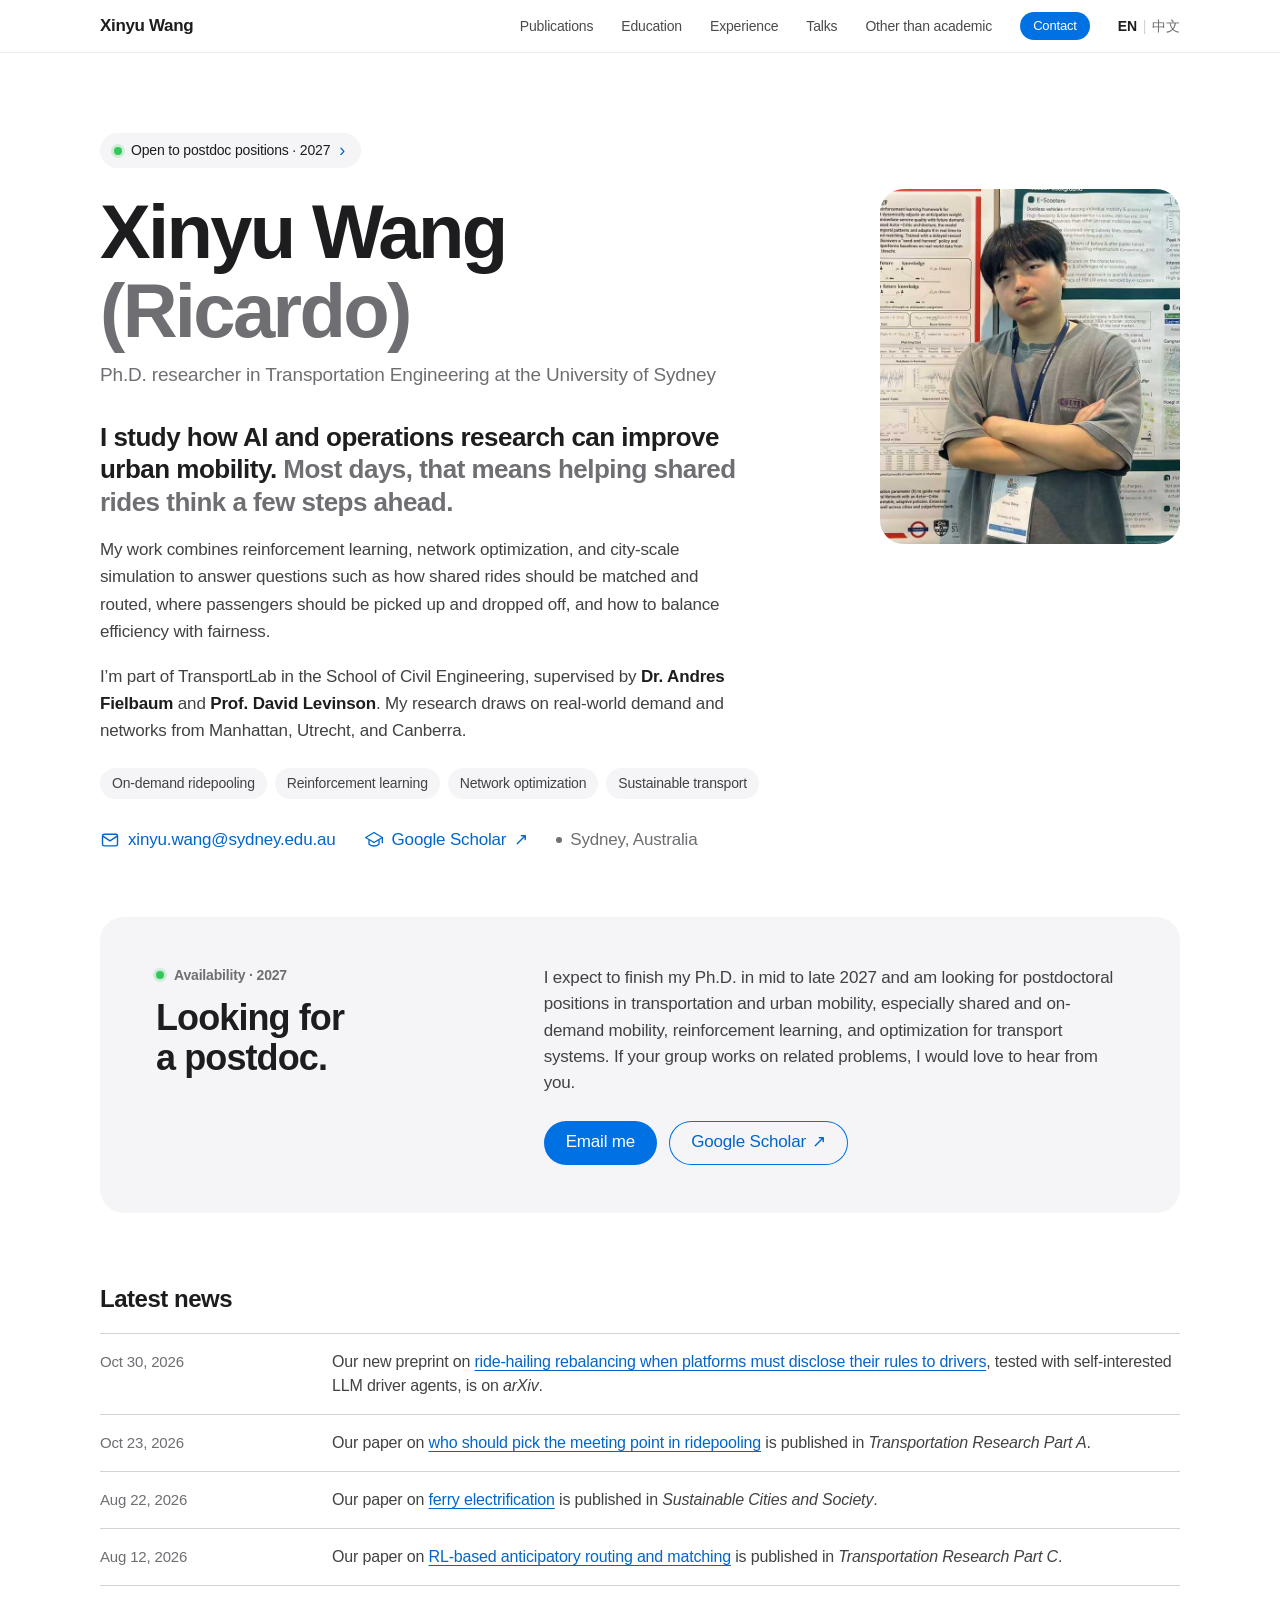
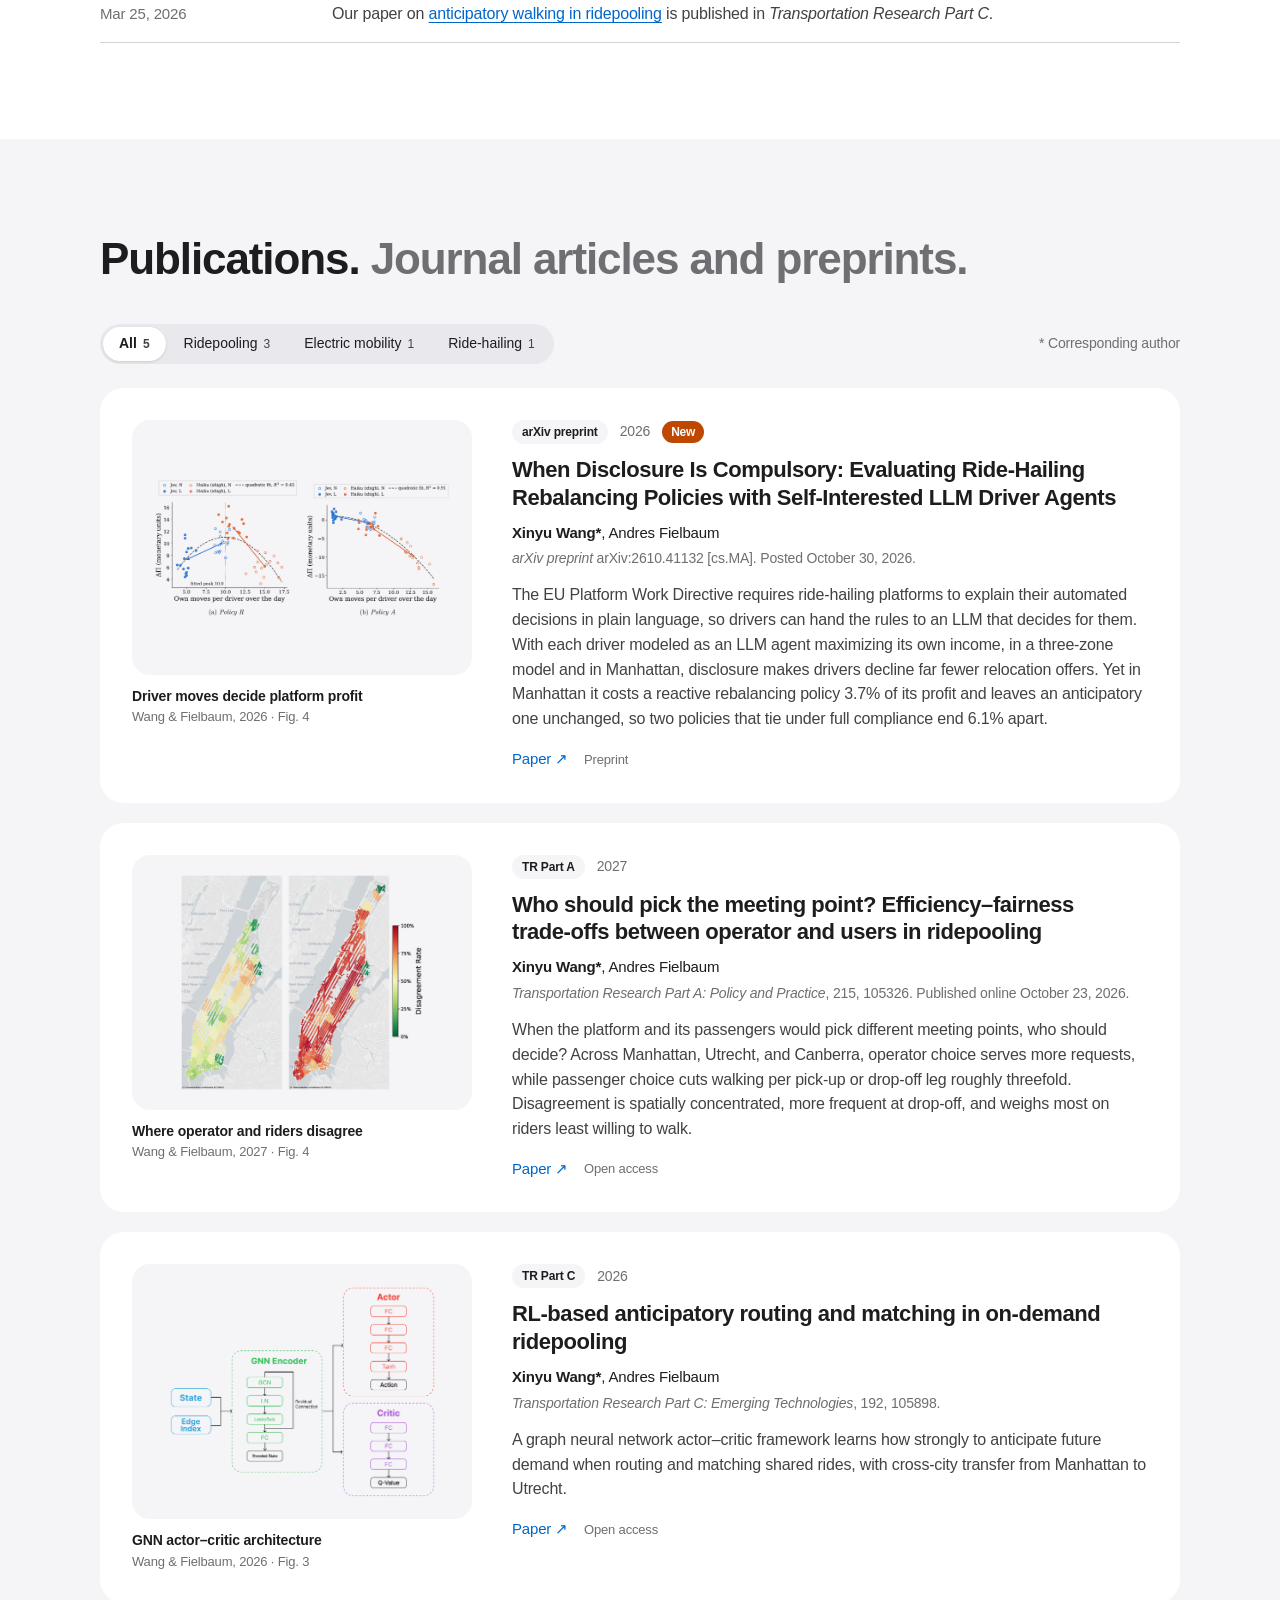
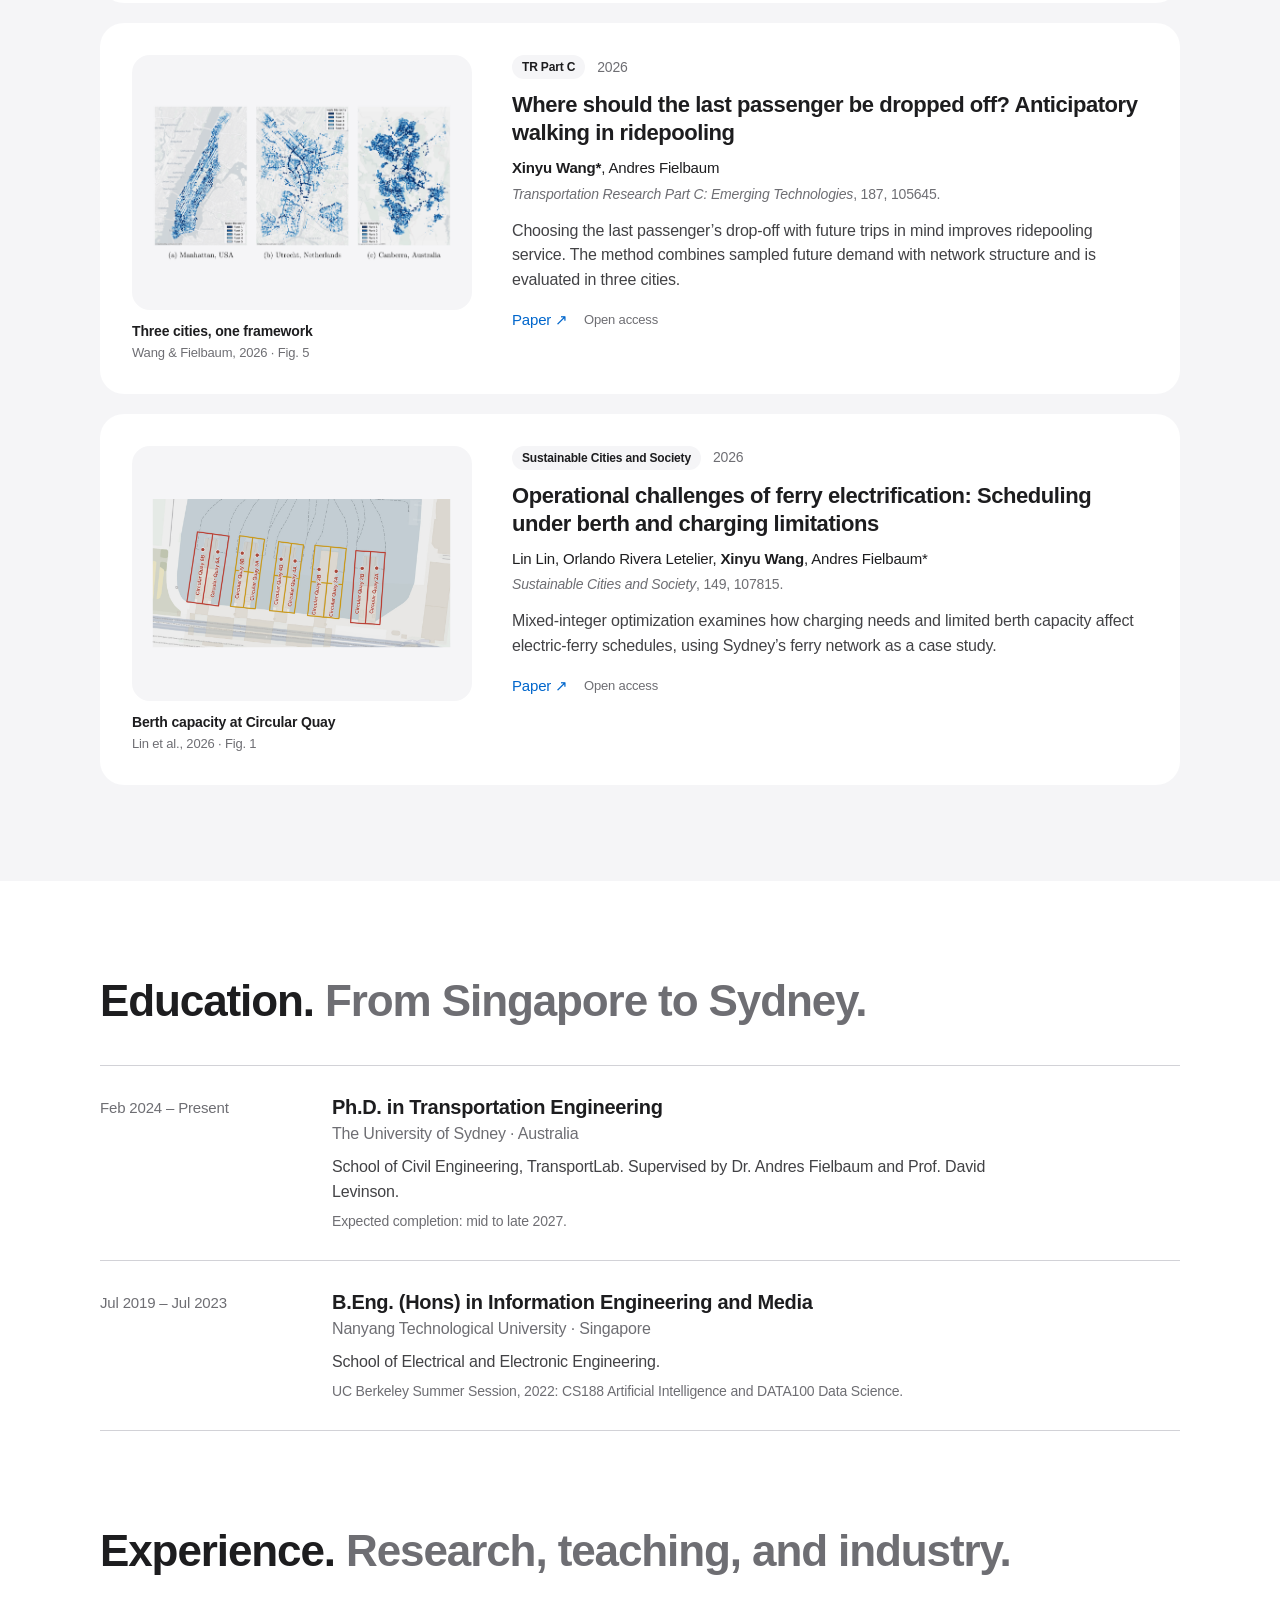
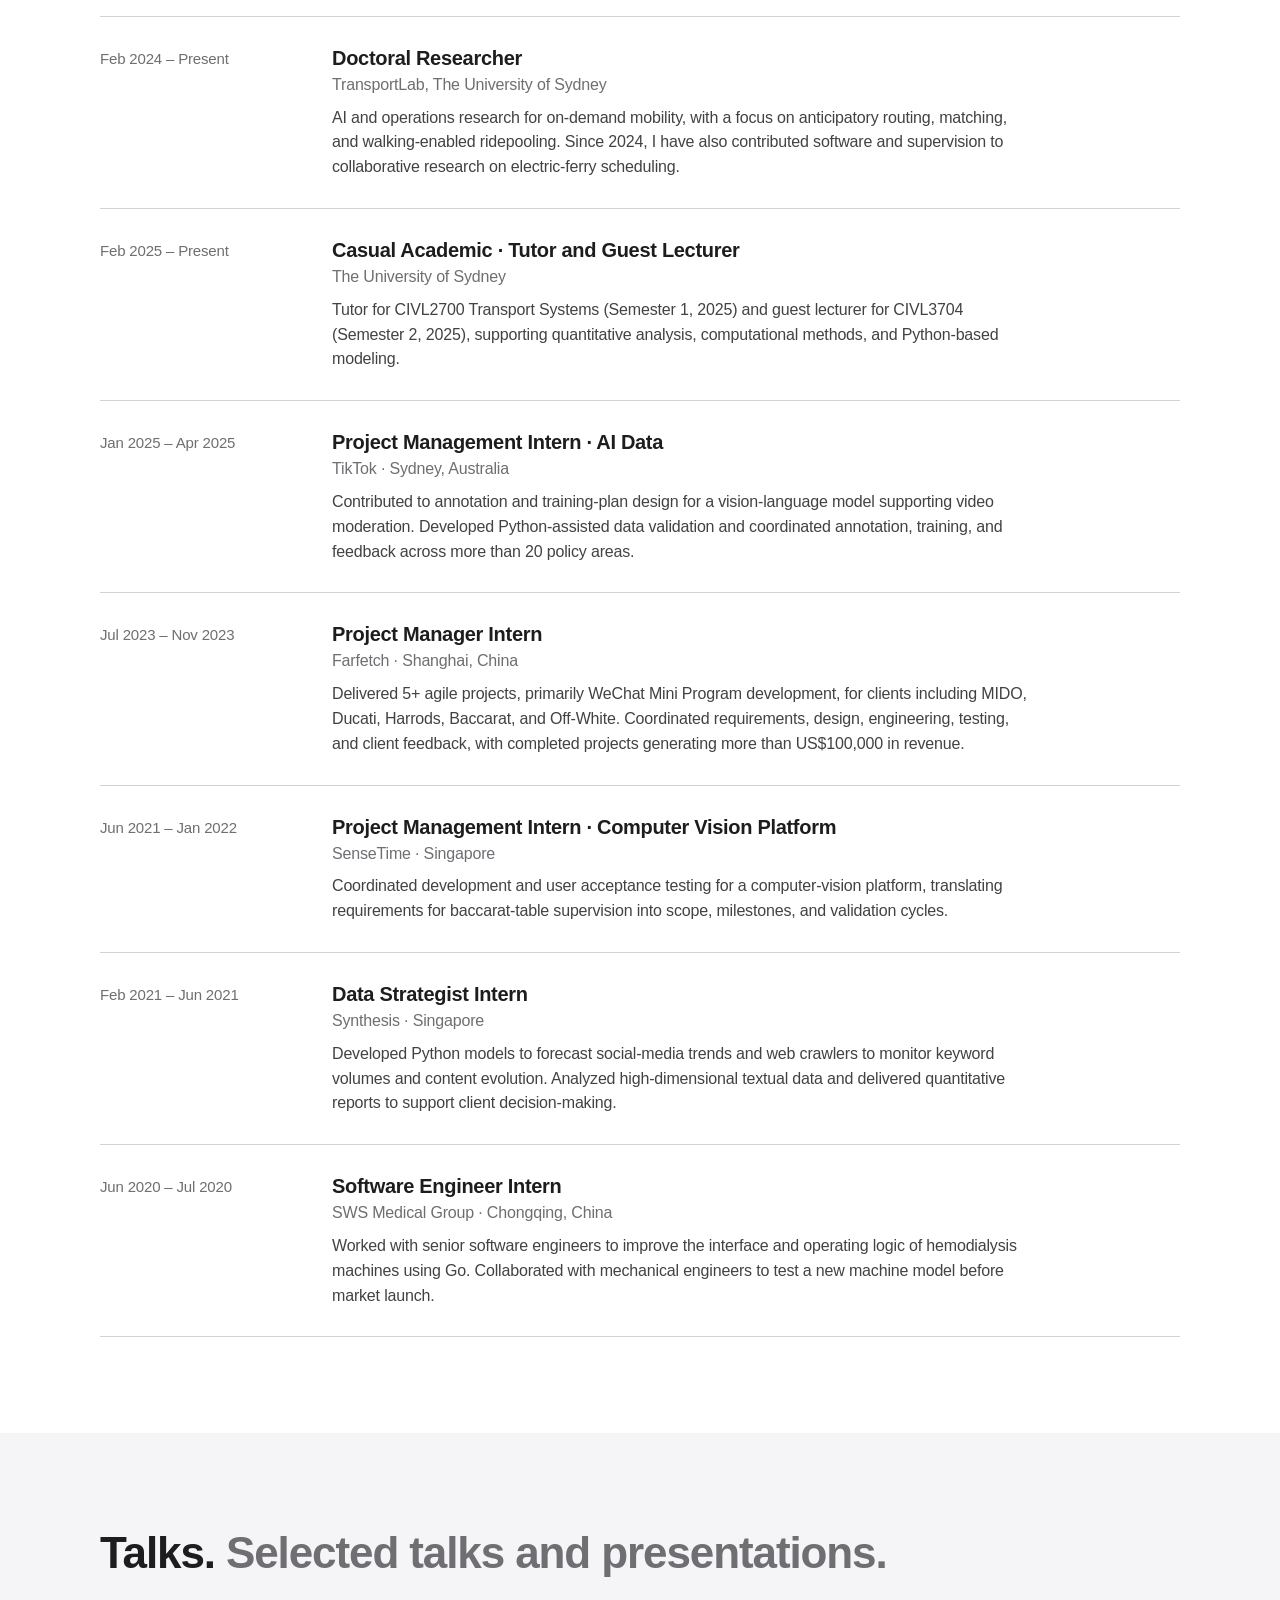
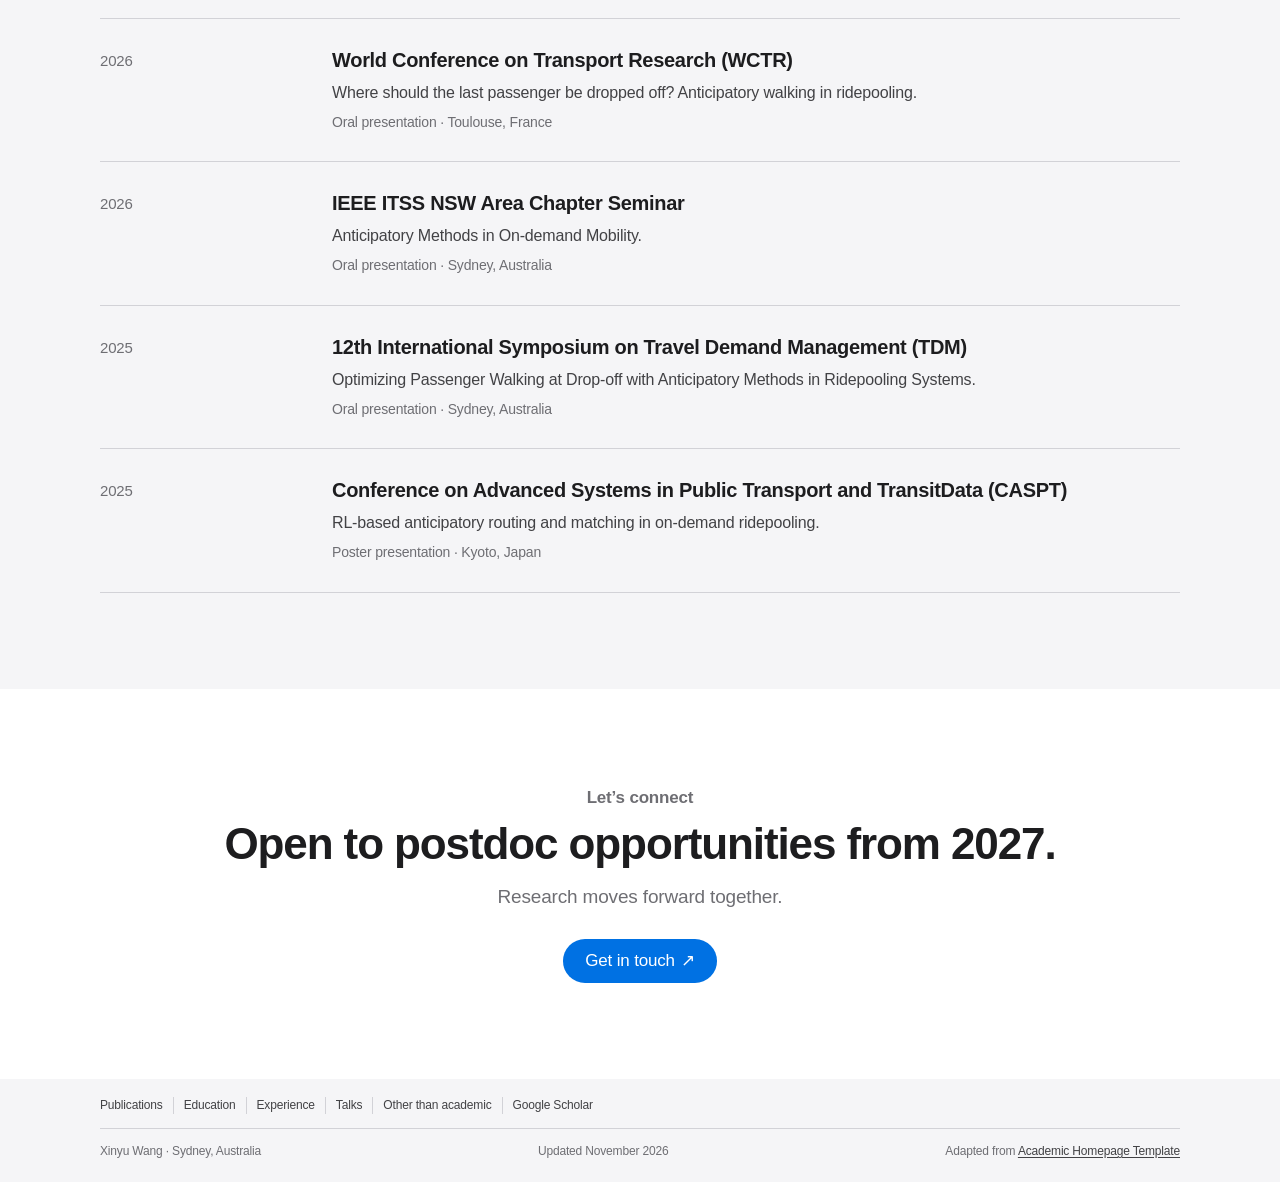
<file: index.html>
<!DOCTYPE html>
<html lang="en">
<head>
  <meta charset="utf-8">
  <meta name="viewport" content="width=device-width, initial-scale=1">
  <meta name="color-scheme" content="light">
  <meta name="theme-color" content="#ffffff">
  <title>Xinyu Wang | Transportation Research</title>
  <meta name="author" content="Xinyu Wang">
  <meta name="description" content="Xinyu Wang is a Ph.D. researcher at the University of Sydney working on AI and operations research for urban mobility, ridepooling, and electric transport, and is looking for postdoctoral positions from 2027.">
  <meta property="og:title" content="Xinyu Wang | Transportation Research">
  <meta property="og:description" content="AI and operations research for urban mobility. Ph.D. researcher at the University of Sydney, looking for postdoctoral positions from 2027.">
  <meta property="og:type" content="website">
  <link rel="alternate" hreflang="en" href="https://ricardo3709.github.io/">
  <link rel="alternate" hreflang="zh-CN" href="https://ricardo3709.github.io/zh/">
  <link rel="alternate" hreflang="x-default" href="https://ricardo3709.github.io/">
  <link rel="icon" href="images/favicon.svg" type="image/svg+xml">
  <link rel="stylesheet" href="stylesheet.css">
  <script>document.documentElement.classList.add('js');</script>
  <script src="script.js" defer onerror="document.documentElement.classList.remove('js')"></script>
  <script defer src="https://cloud.umami.is/script.js" data-website-id="1d66ab31-7db7-4b43-925d-a6e37787f6ad" data-domains="ricardo3709.github.io"></script>
</head>
<body>
  <a class="skip-link" href="#main">Skip to content</a>
  <header class="site-header">
    <div class="nav-bar container">
      <a class="wordmark" href="#top">Xinyu Wang</a>
      <button class="nav-toggle" type="button" aria-expanded="false" aria-controls="site-nav" aria-label="Open menu">
        <svg class="icon-menu" aria-hidden="true" viewBox="0 0 18 18"><path d="M2 6h14M2 12h14"/></svg>
        <svg class="icon-close" aria-hidden="true" viewBox="0 0 18 18"><path d="m4 4 10 10M14 4 4 14"/></svg>
      </button>
      <nav id="site-nav" class="site-nav" aria-label="Main navigation">
        <a href="#publications">Publications</a>
        <a href="#education">Education</a>
        <a href="#experience">Experience</a>
        <a href="#talks">Talks</a>
        <a href="other-than-academic.html">Other than academic</a>
        <a class="nav-cta" href="mailto:xinyu.wang@sydney.edu.au">Contact</a>
      </nav>
      <nav class="lang-switch" aria-label="Language">
        <span class="lang-current" aria-current="true">EN</span>
        <span class="lang-sep" aria-hidden="true">|</span>
        <a href="zh/index.html" lang="zh-CN" hreflang="zh-CN">中文</a>
      </nav>
    </div>
  </header>

  <main id="main">
    <section id="top" class="hero" aria-labelledby="name">
      <div class="container hero-grid">
        <div class="hero-text">
          <a class="status-pill" href="#postdoc"><span class="status-dot" aria-hidden="true"></span>Open to postdoc positions · 2027<span class="chevron" aria-hidden="true">›</span></a>
          <h1 id="name">Xinyu Wang <span class="name-alias">(Ricardo)</span></h1>
          <p class="hero-role">Ph.D. researcher in Transportation Engineering at the University of Sydney</p>
          <p class="hero-lead">I study how AI and operations research can improve urban mobility. <span>Most days, that means helping shared rides think a few steps ahead.</span></p>
          <div class="bio">
            <p>My work combines reinforcement learning, network optimization, and city-scale simulation to answer questions such as how shared rides should be matched and routed, where passengers should be picked up and dropped off, and how to balance efficiency with fairness.</p>
            <p>I’m part of TransportLab in the School of Civil Engineering, supervised by <strong>Dr. Andres Fielbaum</strong> and <strong>Prof. David Levinson</strong>. My research draws on real-world demand and networks from Manhattan, Utrecht, and Canberra.</p>
          </div>
          <ul class="focus-list" aria-label="Research focus">
            <li>On-demand ridepooling</li>
            <li>Reinforcement learning</li>
            <li>Network optimization</li>
            <li>Sustainable transport</li>
          </ul>
          <div class="contact-links">
            <a class="email-link" href="mailto:xinyu.wang@sydney.edu.au" data-copy-email><svg aria-hidden="true" viewBox="0 0 24 24" fill="none" stroke="currentColor" stroke-width="1.7"><rect x="3" y="5" width="18" height="14" rx="2"/><path d="m3 7 9 6 9-6"/></svg>xinyu.wang@sydney.edu.au</a>
            <a class="scholar-link" href="https://scholar.google.com/citations?user=goO48UQAAAAJ" target="_blank" rel="noopener noreferrer"><svg aria-hidden="true" viewBox="0 0 24 24" fill="none" stroke="currentColor" stroke-width="1.6" stroke-linejoin="round"><path d="m2 9 10-6 10 6-10 6L2 9Z"/><path d="M6 12v5c4 3 8 3 12 0v-5M22 9v7"/></svg>Google Scholar <span aria-hidden="true">↗</span></a>
            <span class="profile-location"><span class="location-dot" aria-hidden="true"></span>Sydney, Australia</span>
          </div>
        </div>
        <img class="profile-photo" src="images/profile.jpg" alt="Xinyu Wang, arms crossed, in front of a research poster at a conference" width="660" height="780">
      </div>
    </section>

    <div class="highlights">
      <div class="container">
        <section id="postdoc" class="postdoc" aria-labelledby="postdoc-title">
          <div class="postdoc-head">
            <p class="tile-eyebrow"><span class="status-dot" aria-hidden="true"></span>Availability · 2027</p>
            <h2 id="postdoc-title">Looking for a postdoc.</h2>
          </div>
          <div class="postdoc-body">
            <p>I expect to finish my Ph.D. in mid to late 2027 and am looking for postdoctoral positions in transportation and urban mobility, especially shared and on-demand mobility, reinforcement learning, and optimization for transport systems. If your group works on related problems, I would love to hear from you.</p>
            <div class="tile-actions">
              <a class="button button-primary" href="mailto:xinyu.wang@sydney.edu.au">Email me</a>
              <a class="button button-secondary" href="https://scholar.google.com/citations?user=goO48UQAAAAJ" target="_blank" rel="noopener noreferrer">Google Scholar <span aria-hidden="true">↗</span></a>
            </div>
          </div>
        </section>
        <section id="news" class="news" aria-labelledby="news-title">
          <h2 id="news-title">Latest news</h2>
          <ol class="news-list">
            <li><time datetime="2026-10-30">Oct 30, 2026</time><p>Our new preprint on <a href="https://arxiv.org/abs/2610.41132">ride-hailing rebalancing when platforms must disclose their rules to drivers</a>, tested with self-interested LLM driver agents, is on <em>arXiv</em>.</p></li>
            <li><time datetime="2026-10-23">Oct 23, 2026</time><p>Our paper on <a href="https://doi.org/10.1016/j.tra.2026.105326">who should pick the meeting point in ridepooling</a> is published in <em>Transportation Research Part A</em>.</p></li>
            <li><time datetime="2026-08-22">Aug 22, 2026</time><p>Our paper on <a href="https://doi.org/10.1016/j.scs.2026.107815">ferry electrification</a> is published in <em>Sustainable Cities and Society</em>.</p></li>
            <li><time datetime="2026-08-12">Aug 12, 2026</time><p>Our paper on <a href="https://doi.org/10.1016/j.trc.2026.105898">RL-based anticipatory routing and matching</a> is published in <em>Transportation Research Part C</em>.</p></li>
            <li><time datetime="2026-03-25">Mar 25, 2026</time><p>Our paper on <a href="https://doi.org/10.1016/j.trc.2026.105645">anticipatory walking in ridepooling</a> is published in <em>Transportation Research Part C</em>.</p></li>
          </ol>
        </section>
      </div>
    </div>

    <section id="publications" class="band band-alt" aria-labelledby="publications-title">
      <div class="container">
        <h2 id="publications-title" class="headline section-head">Publications. <span><span class="nowrap">Journal articles</span> and preprints.</span></h2>
        <div class="publication-toolbar">
          <div class="tag-filter" role="group" aria-label="Filter publications by research topic" hidden>
            <button class="tag-btn active" type="button" data-tag="all" aria-pressed="true">All <span class="tag-count">5</span></button>
            <button class="tag-btn" type="button" data-tag="ridepooling" aria-pressed="false">Ridepooling <span class="tag-count">3</span></button>
            <button class="tag-btn" type="button" data-tag="electric-mobility" aria-pressed="false">Electric mobility <span class="tag-count">1</span></button>
            <button class="tag-btn" type="button" data-tag="ride-hailing" aria-pressed="false">Ride-hailing <span class="tag-count">1</span></button>
          </div>
          <p class="author-note">* Corresponding author</p>
        </div>
        <p id="filter-status" class="sr-only" role="status" aria-live="polite"></p>
        <div class="publication-list">
          <article class="publication" data-tags="ride-hailing" aria-labelledby="paper-disclosure">
            <figure class="paper-visual"><a href="images/publications/llm-driver-moves-profit.png"><img src="images/publications/llm-driver-moves-profit.png" alt="Two scatter plots of the change in platform profit against how often each LLM driver moved on its own during the day. Under the reactive policy R, profit rises and then falls, peaking at about ten moves per driver; under the anticipatory policy A, it falls steadily as drivers move more." width="1400" height="658" loading="lazy"><span class="sr-only"> (full-size figure)</span></a><figcaption>Driver moves decide platform profit<span>Wang &amp; Fielbaum, 2026 · Fig. 4</span></figcaption></figure>
            <div class="paper-content">
              <div class="paper-meta"><span class="venue-badge">arXiv preprint</span><span>2026</span><span class="new-label">New</span></div>
              <h3 id="paper-disclosure"><a href="https://arxiv.org/abs/2610.41132">When Disclosure Is Compulsory: Evaluating <span class="nowrap">Ride-Hailing</span> Rebalancing Policies with <span class="nowrap">Self-Interested</span> LLM Driver Agents</a></h3>
              <p class="authors"><strong>Xinyu Wang*</strong>, Andres Fielbaum</p>
              <p class="journal"><em>arXiv preprint</em> arXiv:2610.41132 [cs.MA]. Posted October&nbsp;30,&nbsp;2026.</p>
              <p class="paper-summary">The EU Platform Work Directive requires ride-hailing platforms to explain their automated decisions in plain language, so drivers can hand the rules to an LLM that decides for them. With each driver modeled as an LLM agent maximizing its own income, in a three-zone model and in Manhattan, disclosure makes drivers decline far fewer relocation offers. Yet in Manhattan it costs a reactive rebalancing policy 3.7% of its profit and leaves an anticipatory one unchanged, so two policies that tie under full compliance end 6.1% apart.</p>
              <div class="paper-links"><a href="https://arxiv.org/abs/2610.41132">Paper <span aria-hidden="true">↗</span></a><span class="paper-access">Preprint</span></div>
            </div>
          </article>
          <article class="publication" data-tags="ridepooling" aria-labelledby="paper-meeting">
            <figure class="paper-visual"><a href="images/publications/meeting-point-disagreement.jpg"><img src="images/publications/meeting-point-disagreement.jpg" alt="Two maps of Manhattan colored by how often the operator and the passenger prefer different meeting points: mixed rates at pick-up on the left, mostly high rates at drop-off on the right." width="1088" height="964" loading="lazy"><span class="sr-only"> (full-size figure)</span></a><figcaption>Where operator and riders disagree<span>Wang &amp; Fielbaum, 2027 · Fig. 4</span></figcaption></figure>
            <div class="paper-content">
              <div class="paper-meta"><span class="venue-badge">TR Part A</span><span>2027</span></div>
              <h3 id="paper-meeting"><a href="https://doi.org/10.1016/j.tra.2026.105326">Who should pick the meeting point? Efficiency–fairness <span class="nowrap">trade-offs</span> between operator and users in ridepooling</a></h3>
              <p class="authors"><strong>Xinyu Wang*</strong>, Andres Fielbaum</p>
              <p class="journal"><em>Transportation Research Part A: Policy and Practice</em>, 215, 105326. Published online October&nbsp;23,&nbsp;2026.</p>
              <p class="paper-summary">When the platform and its passengers would pick different meeting points, who should decide? Across Manhattan, Utrecht, and Canberra, operator choice serves more requests, while passenger choice cuts walking per pick-up or drop-off leg roughly threefold. Disagreement is spatially concentrated, more frequent at drop-off, and weighs most on riders least willing to walk.</p>
              <div class="paper-links"><a href="https://doi.org/10.1016/j.tra.2026.105326">Paper <span aria-hidden="true">↗</span></a><span class="paper-access">Open access</span></div>
            </div>
          </article>
          <article class="publication" data-tags="ridepooling" aria-labelledby="paper-rl">
            <figure class="paper-visual"><a href="images/publications/rl-architecture.png"><img src="images/publications/rl-architecture.png" alt="A graph neural network encoder connects the ridepooling state to actor and critic networks." width="1152" height="882" loading="lazy"><span class="sr-only"> (full-size figure)</span></a><figcaption>GNN actor–critic architecture<span>Wang &amp; Fielbaum, 2026 · Fig. 3</span></figcaption></figure>
            <div class="paper-content">
              <div class="paper-meta"><span class="venue-badge">TR Part C</span><span>2026</span></div>
              <h3 id="paper-rl"><a href="https://doi.org/10.1016/j.trc.2026.105898">RL-based anticipatory routing and matching in <span class="nowrap">on-demand</span> ridepooling</a></h3>
              <p class="authors"><strong>Xinyu Wang*</strong>, Andres Fielbaum</p>
              <p class="journal"><em>Transportation Research Part C: Emerging Technologies</em>, 192, 105898.</p>
              <p class="paper-summary">A graph neural network actor–critic framework learns how strongly to anticipate future demand when routing and matching shared rides, with cross-city transfer from Manhattan to Utrecht.</p>
              <div class="paper-links"><a href="https://doi.org/10.1016/j.trc.2026.105898">Paper <span aria-hidden="true">↗</span></a><span class="paper-access">Open access</span></div>
            </div>
          </article>
          <article class="publication" data-tags="ridepooling" aria-labelledby="paper-walking">
            <figure class="paper-visual"><a href="images/publications/walking-networks.png"><img src="images/publications/walking-networks.png" alt="Street network node hierarchies for Manhattan, Utrecht, and Canberra." width="1278" height="675" loading="lazy"><span class="sr-only"> (full-size figure)</span></a><figcaption>Three cities, one framework<span>Wang &amp; Fielbaum, 2026 · Fig. 5</span></figcaption></figure>
            <div class="paper-content">
              <div class="paper-meta"><span class="venue-badge">TR Part C</span><span>2026</span></div>
              <h3 id="paper-walking"><a href="https://doi.org/10.1016/j.trc.2026.105645">Where should the last passenger be dropped off? Anticipatory walking in ridepooling</a></h3>
              <p class="authors"><strong>Xinyu Wang*</strong>, Andres Fielbaum</p>
              <p class="journal"><em>Transportation Research Part C: Emerging Technologies</em>, 187, 105645.</p>
              <p class="paper-summary">Choosing the last passenger’s drop-off with future trips in mind improves ridepooling service. The method combines sampled future demand with network structure and is evaluated in three cities.</p>
              <div class="paper-links"><a href="https://doi.org/10.1016/j.trc.2026.105645">Paper <span aria-hidden="true">↗</span></a><span class="paper-access">Open access</span></div>
            </div>
          </article>
          <article class="publication" data-tags="electric-mobility" aria-labelledby="paper-ferry">
            <figure class="paper-visual"><a href="images/publications/ferry-berths.png"><img src="images/publications/ferry-berths.png" alt="Map of Circular Quay ferry berths in Sydney, showing individual berth locations." width="1068" height="540" loading="lazy"><span class="sr-only"> (full-size figure)</span></a><figcaption>Berth capacity at Circular Quay<span>Lin et al., 2026 · Fig. 1</span></figcaption></figure>
            <div class="paper-content">
              <div class="paper-meta"><span class="venue-badge">Sustainable Cities and Society</span><span>2026</span></div>
              <h3 id="paper-ferry"><a href="https://doi.org/10.1016/j.scs.2026.107815">Operational challenges of ferry electrification: Scheduling under berth and charging limitations</a></h3>
              <p class="authors">Lin Lin, Orlando Rivera Letelier, <strong>Xinyu Wang</strong>, Andres Fielbaum*</p>
              <p class="journal"><em>Sustainable Cities and Society</em>, 149, 107815.</p>
              <p class="paper-summary">Mixed-integer optimization examines how charging needs and limited berth capacity affect electric-ferry schedules, using Sydney’s ferry network as a case study.</p>
              <div class="paper-links"><a href="https://doi.org/10.1016/j.scs.2026.107815">Paper <span aria-hidden="true">↗</span></a><span class="paper-access">Open access</span></div>
            </div>
          </article>
        </div>
      </div>
    </section>

    <section id="education" class="band" aria-labelledby="education-title">
      <div class="container">
        <h2 id="education-title" class="headline section-head">Education. <span>From Singapore to Sydney.</span></h2>
        <div class="timeline">
          <article class="timeline-entry">
            <p class="entry-date">Feb 2024 – Present</p>
            <div class="entry-body"><h3>Ph.D. in Transportation Engineering</h3><p class="entry-place">The University of Sydney · Australia</p><p>School of Civil Engineering, TransportLab. Supervised by Dr. Andres Fielbaum and Prof. David Levinson.</p><p class="entry-detail">Expected completion: mid to late 2027.</p></div>
          </article>
          <article class="timeline-entry">
            <p class="entry-date">Jul 2019 – Jul 2023</p>
            <div class="entry-body"><h3>B.Eng. (Hons) in Information Engineering and Media</h3><p class="entry-place">Nanyang Technological University · Singapore</p><p>School of Electrical and Electronic Engineering.</p><p class="entry-detail">UC Berkeley Summer Session, 2022: CS188 Artificial Intelligence and DATA100 Data Science.</p></div>
          </article>
        </div>
      </div>
    </section>

    <section id="experience" class="band" aria-labelledby="experience-title">
      <div class="container">
        <h2 id="experience-title" class="headline section-head">Experience. <span>Research, teaching, and industry.</span></h2>
        <div class="timeline">
          <article class="timeline-entry"><p class="entry-date">Feb 2024 – Present</p><div class="entry-body"><h3>Doctoral Researcher</h3><p class="entry-place">TransportLab, The University of Sydney</p><p>AI and operations research for on-demand mobility, with a focus on anticipatory routing, matching, and walking-enabled ridepooling. Since 2024, I have also contributed software and supervision to collaborative research on electric-ferry scheduling.</p></div></article>
          <article class="timeline-entry"><p class="entry-date">Feb 2025 – Present</p><div class="entry-body"><h3>Casual Academic · Tutor and Guest Lecturer</h3><p class="entry-place">The University of Sydney</p><p>Tutor for CIVL2700 Transport Systems (Semester 1, 2025) and guest lecturer for CIVL3704 (Semester 2, 2025), supporting quantitative analysis, computational methods, and Python-based modeling.</p></div></article>
          <article class="timeline-entry"><p class="entry-date">Jan 2025 – Apr 2025</p><div class="entry-body"><h3>Project Management Intern · AI Data</h3><p class="entry-place">TikTok · Sydney, Australia</p><p>Contributed to annotation and training-plan design for a vision-language model supporting video moderation. Developed Python-assisted data validation and coordinated annotation, training, and feedback across more than 20 policy areas.</p></div></article>
          <article class="timeline-entry"><p class="entry-date">Jul 2023 – Nov 2023</p><div class="entry-body"><h3>Project Manager Intern</h3><p class="entry-place">Farfetch · Shanghai, China</p><p>Delivered 5+ agile projects, primarily WeChat Mini Program development, for clients including MIDO, Ducati, Harrods, Baccarat, and Off-White. Coordinated requirements, design, engineering, testing, and client feedback, with completed projects generating more than US$100,000 in revenue.</p></div></article>
          <article class="timeline-entry"><p class="entry-date">Jun 2021 – Jan 2022</p><div class="entry-body"><h3>Project Management Intern · Computer Vision Platform</h3><p class="entry-place">SenseTime · Singapore</p><p>Coordinated development and user acceptance testing for a computer-vision platform, translating requirements for baccarat-table supervision into scope, milestones, and validation cycles.</p></div></article>
          <article class="timeline-entry"><p class="entry-date">Feb 2021 – Jun 2021</p><div class="entry-body"><h3>Data Strategist Intern</h3><p class="entry-place">Synthesis · Singapore</p><p>Developed Python models to forecast social-media trends and web crawlers to monitor keyword volumes and content evolution. Analyzed high-dimensional textual data and delivered quantitative reports to support client decision-making.</p></div></article>
          <article class="timeline-entry"><p class="entry-date">Jun 2020 – Jul 2020</p><div class="entry-body"><h3>Software Engineer Intern</h3><p class="entry-place">SWS Medical Group · Chongqing, China</p><p>Worked with senior software engineers to improve the interface and operating logic of hemodialysis machines using Go. Collaborated with mechanical engineers to test a new machine model before market launch.</p></div></article>
        </div>
      </div>
    </section>

    <section id="talks" class="band band-alt" aria-labelledby="talks-title">
      <div class="container">
        <h2 id="talks-title" class="headline section-head">Talks. <span>Selected talks and presentations.</span></h2>
        <div class="timeline">
          <article class="timeline-entry"><p class="entry-date">2026</p><div class="entry-body"><h3>World Conference on Transport Research (WCTR)</h3><p>Where should the last passenger be dropped off? Anticipatory walking in ridepooling.</p><p class="entry-detail">Oral presentation · Toulouse, France</p></div></article>
          <article class="timeline-entry"><p class="entry-date">2026</p><div class="entry-body"><h3>IEEE ITSS NSW Area Chapter Seminar</h3><p>Anticipatory Methods in On-demand Mobility.</p><p class="entry-detail">Oral presentation · Sydney, Australia</p></div></article>
          <article class="timeline-entry"><p class="entry-date">2025</p><div class="entry-body"><h3>12th International Symposium on Travel Demand Management (TDM)</h3><p>Optimizing Passenger Walking at Drop-off with Anticipatory Methods in Ridepooling Systems.</p><p class="entry-detail">Oral presentation · Sydney, Australia</p></div></article>
          <article class="timeline-entry"><p class="entry-date">2025</p><div class="entry-body"><h3>Conference on Advanced Systems in Public Transport and TransitData (CASPT)</h3><p>RL-based anticipatory routing and matching in on-demand ridepooling.</p><p class="entry-detail">Poster presentation · Kyoto, Japan</p></div></article>
        </div>
      </div>
    </section>
  </main>

  <footer class="site-footer">
    <div class="footer-cta container">
      <p class="eyebrow">Let’s connect</p>
      <h2 class="headline">Open to postdoc opportunities from 2027.</h2>
      <p class="footer-sub">Research moves forward together.</p>
      <a class="button button-primary" href="mailto:xinyu.wang@sydney.edu.au">Get in touch <span aria-hidden="true">↗</span></a>
    </div>
    <div class="footer-bottom">
      <div class="container">
        <nav class="footer-links" aria-label="Footer">
          <a href="#publications">Publications</a>
          <a href="#education">Education</a>
          <a href="#experience">Experience</a>
          <a href="#talks">Talks</a>
          <a href="other-than-academic.html">Other than academic</a>
          <a href="https://scholar.google.com/citations?user=goO48UQAAAAJ" target="_blank" rel="noopener noreferrer">Google Scholar</a>
        </nav>
        <div class="footer-meta"><span>Xinyu Wang · Sydney, Australia</span><span>Updated November 2026</span><span>Adapted from <a href="https://github.com/w-r-s/academic-homepage-template">Academic Homepage Template</a></span></div>
      </div>
    </div>
  </footer>
  <div class="toast" role="status" aria-live="polite"></div>
</body>
</html>
</file>
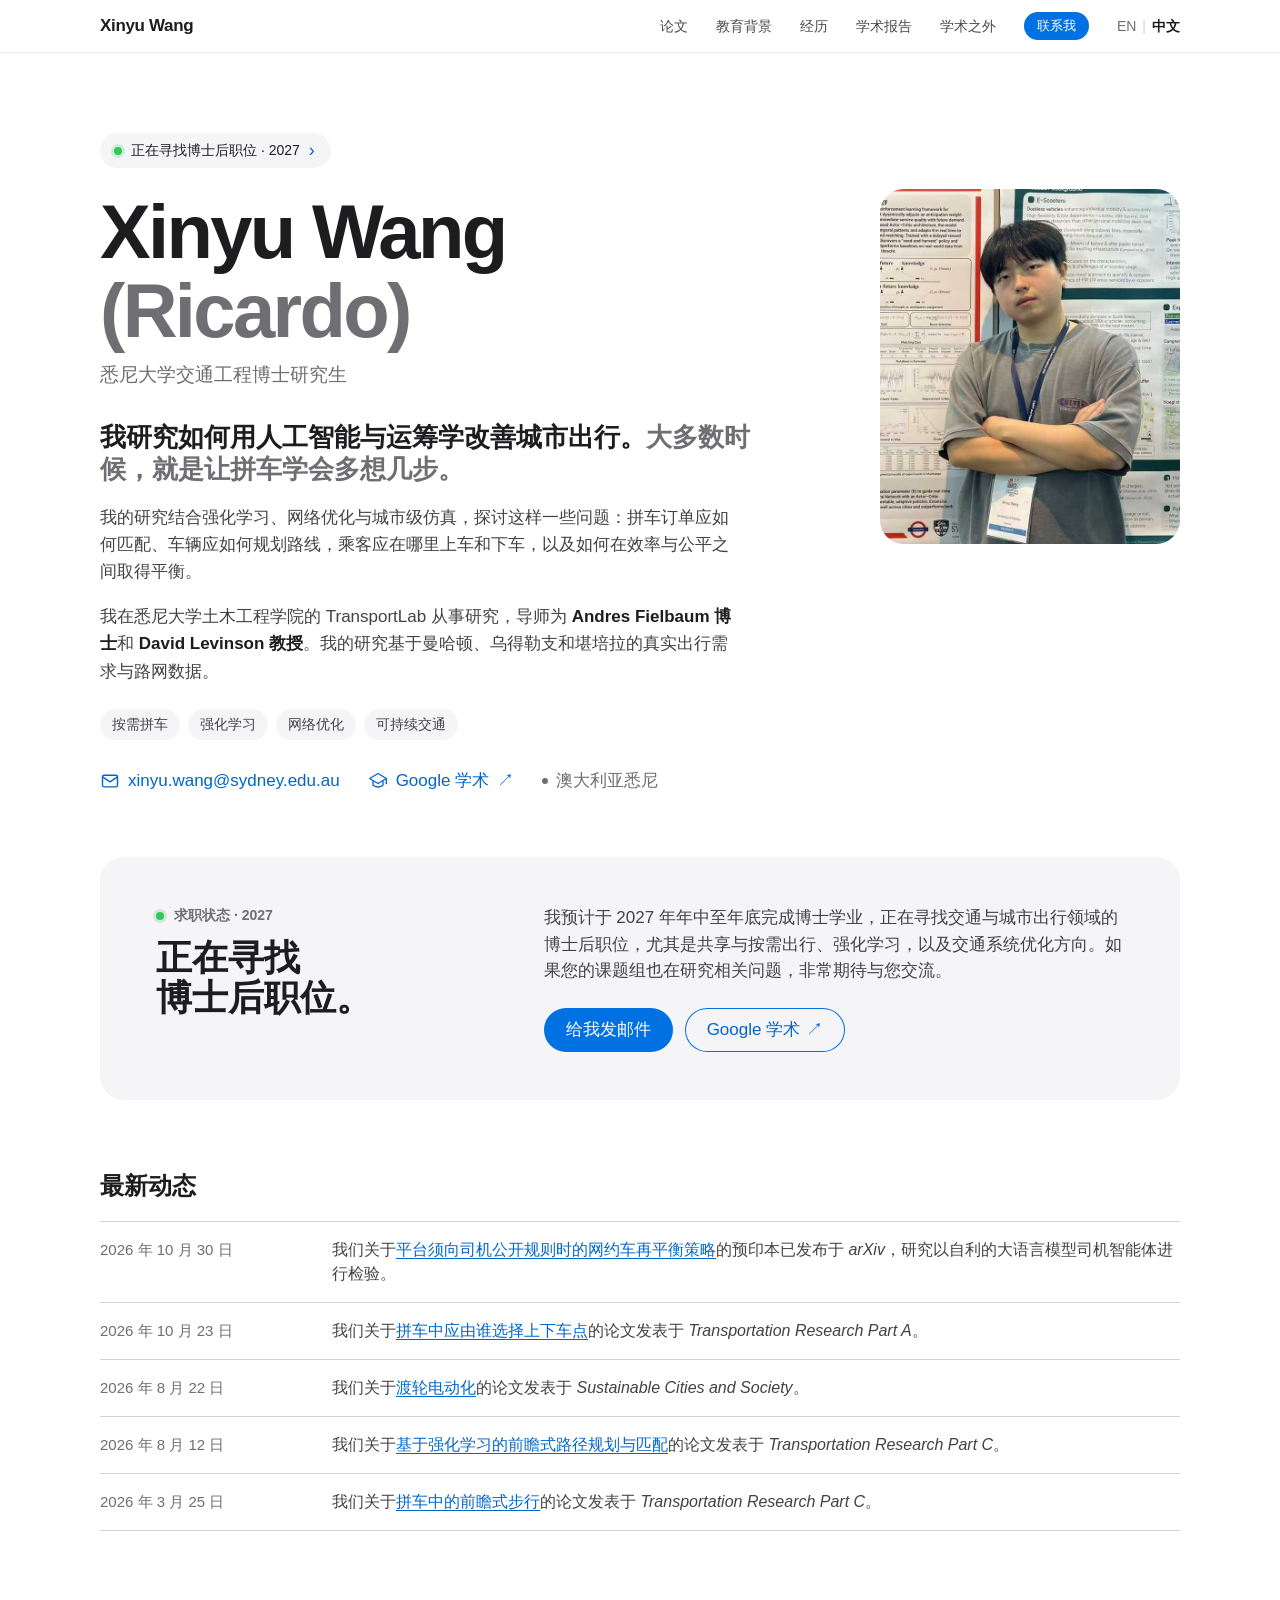
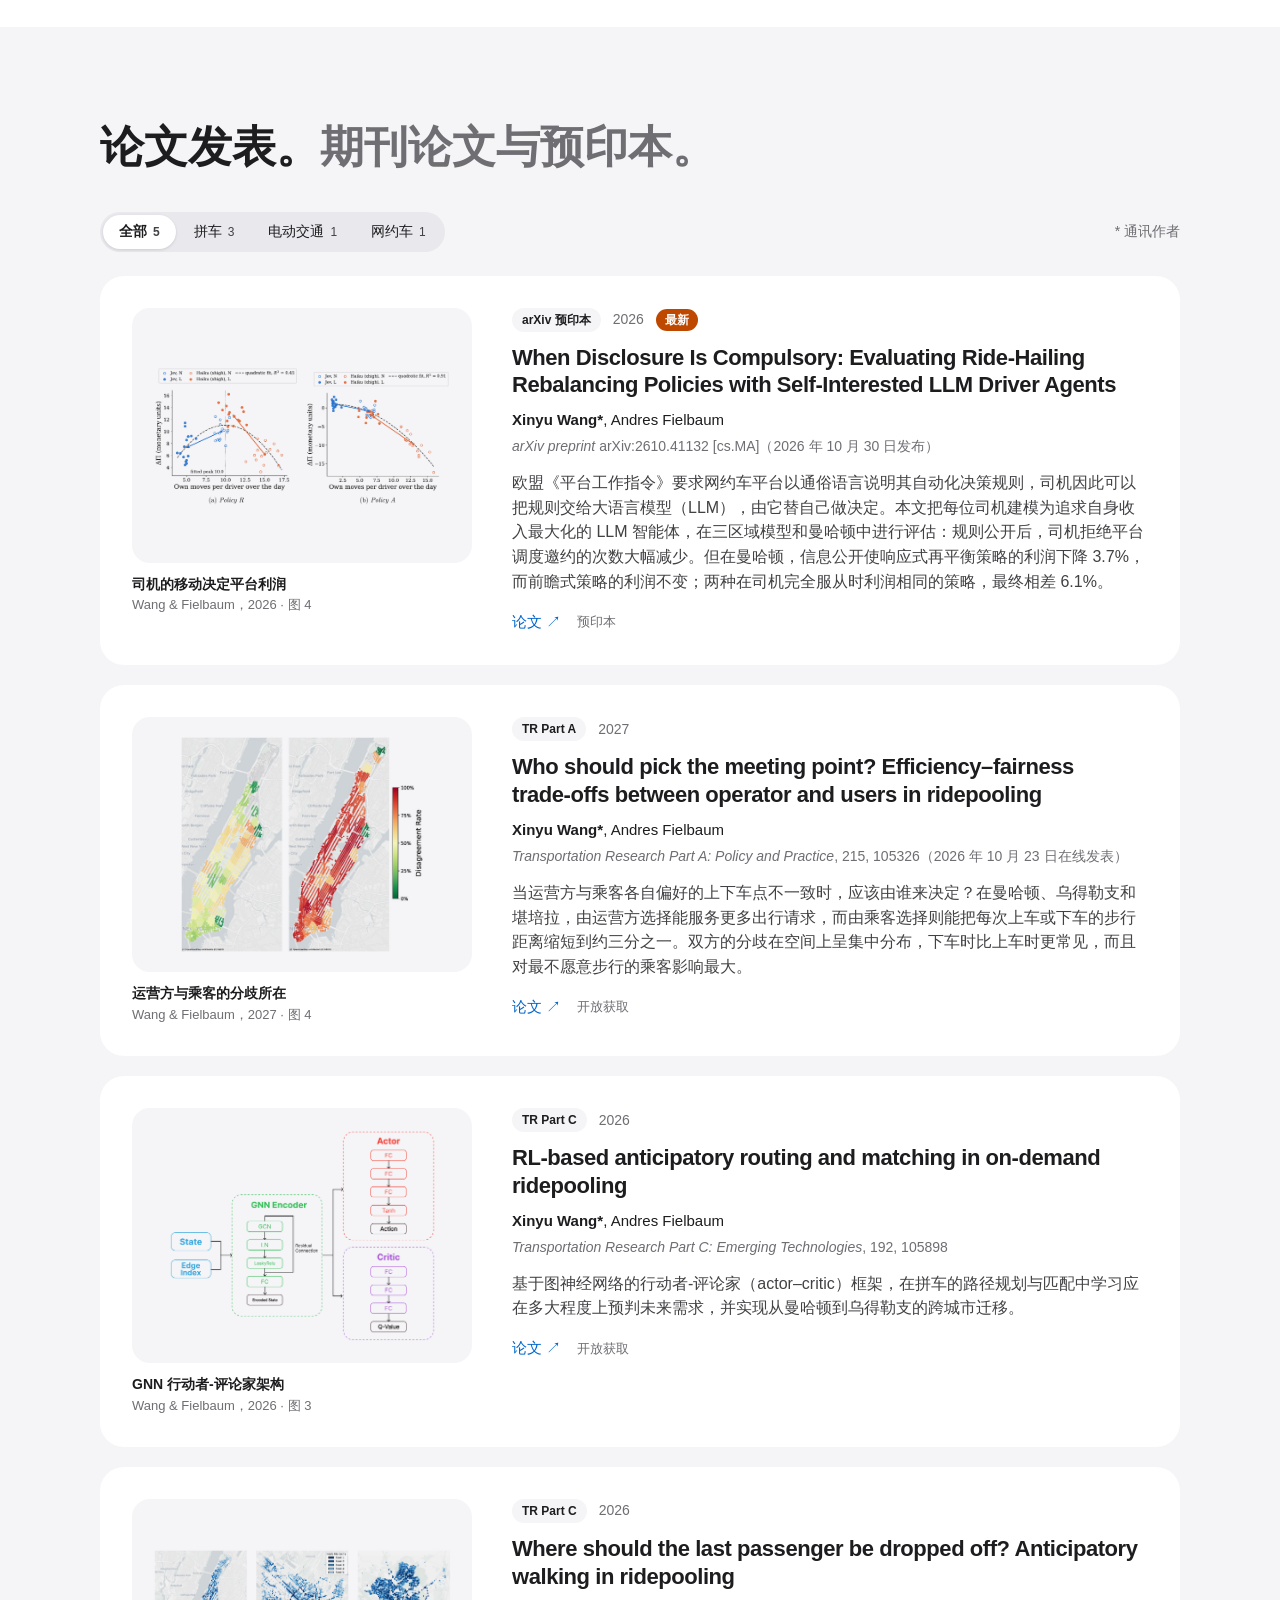
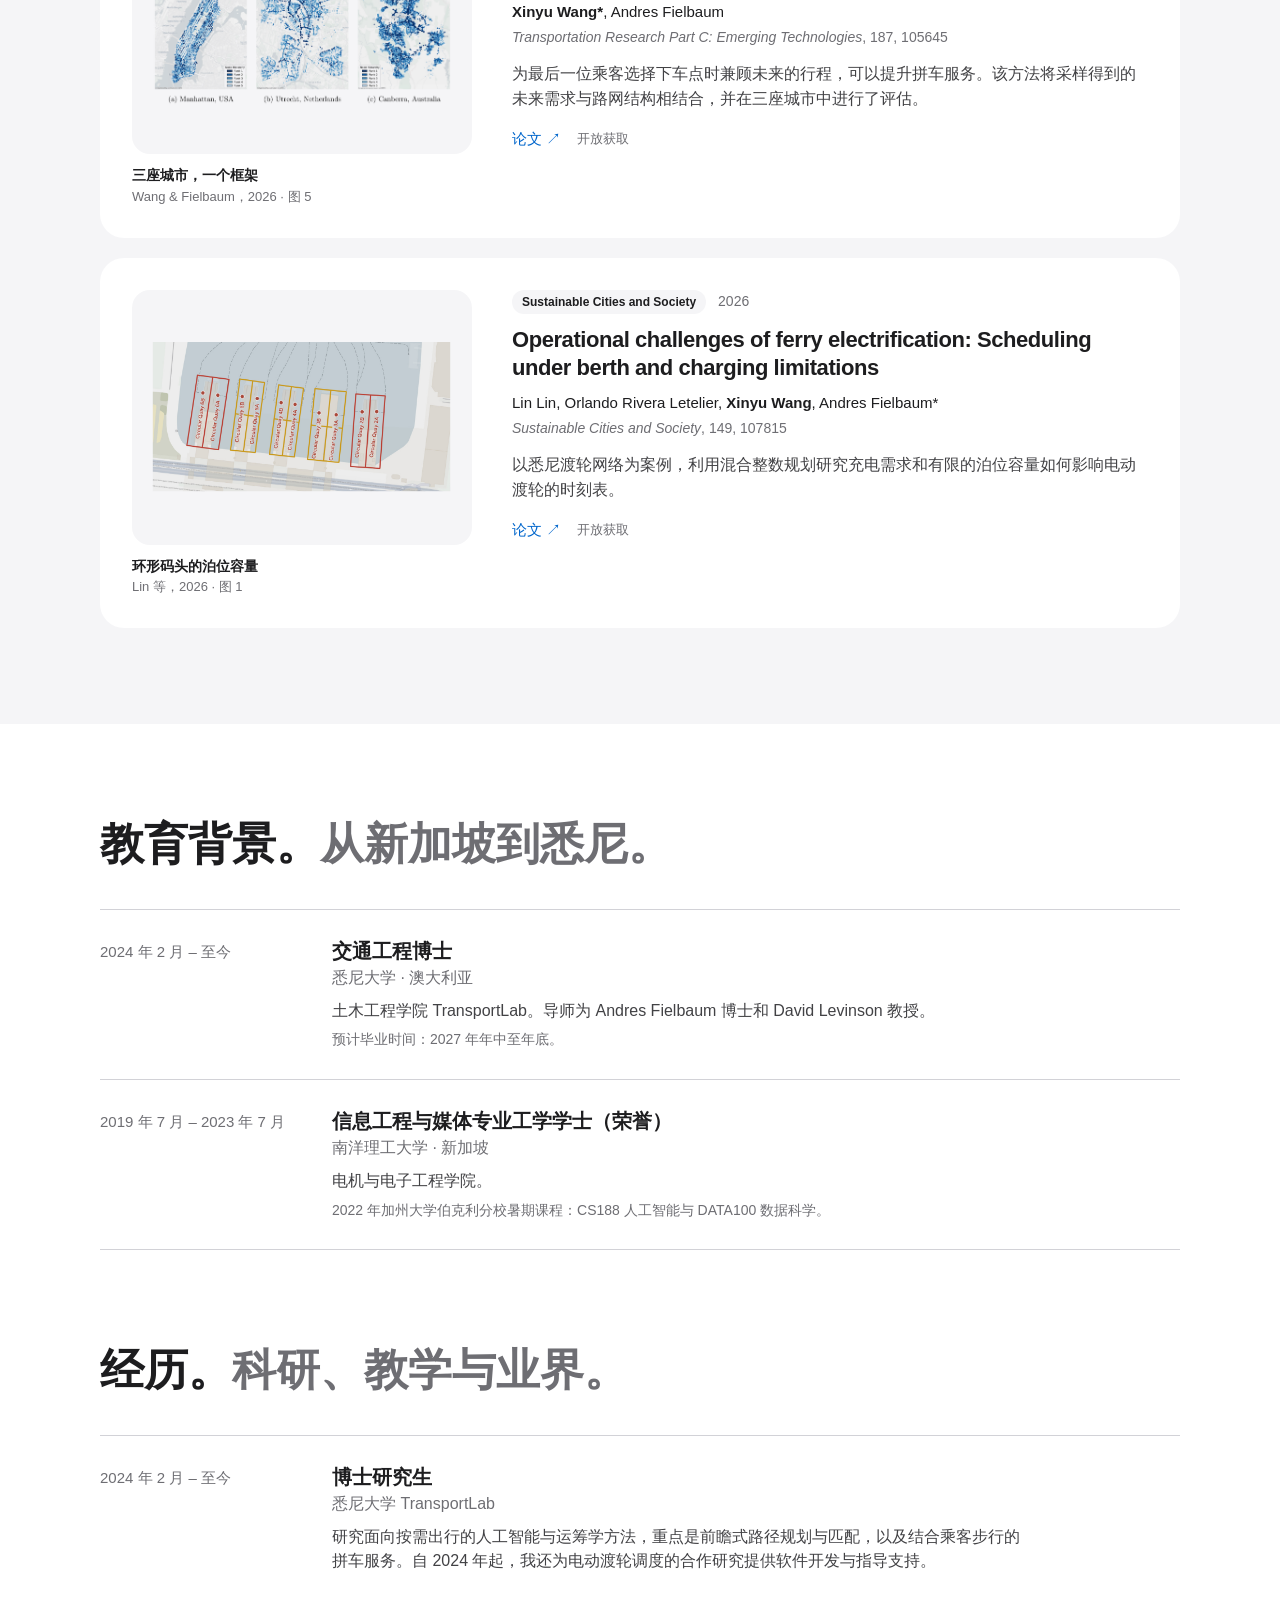
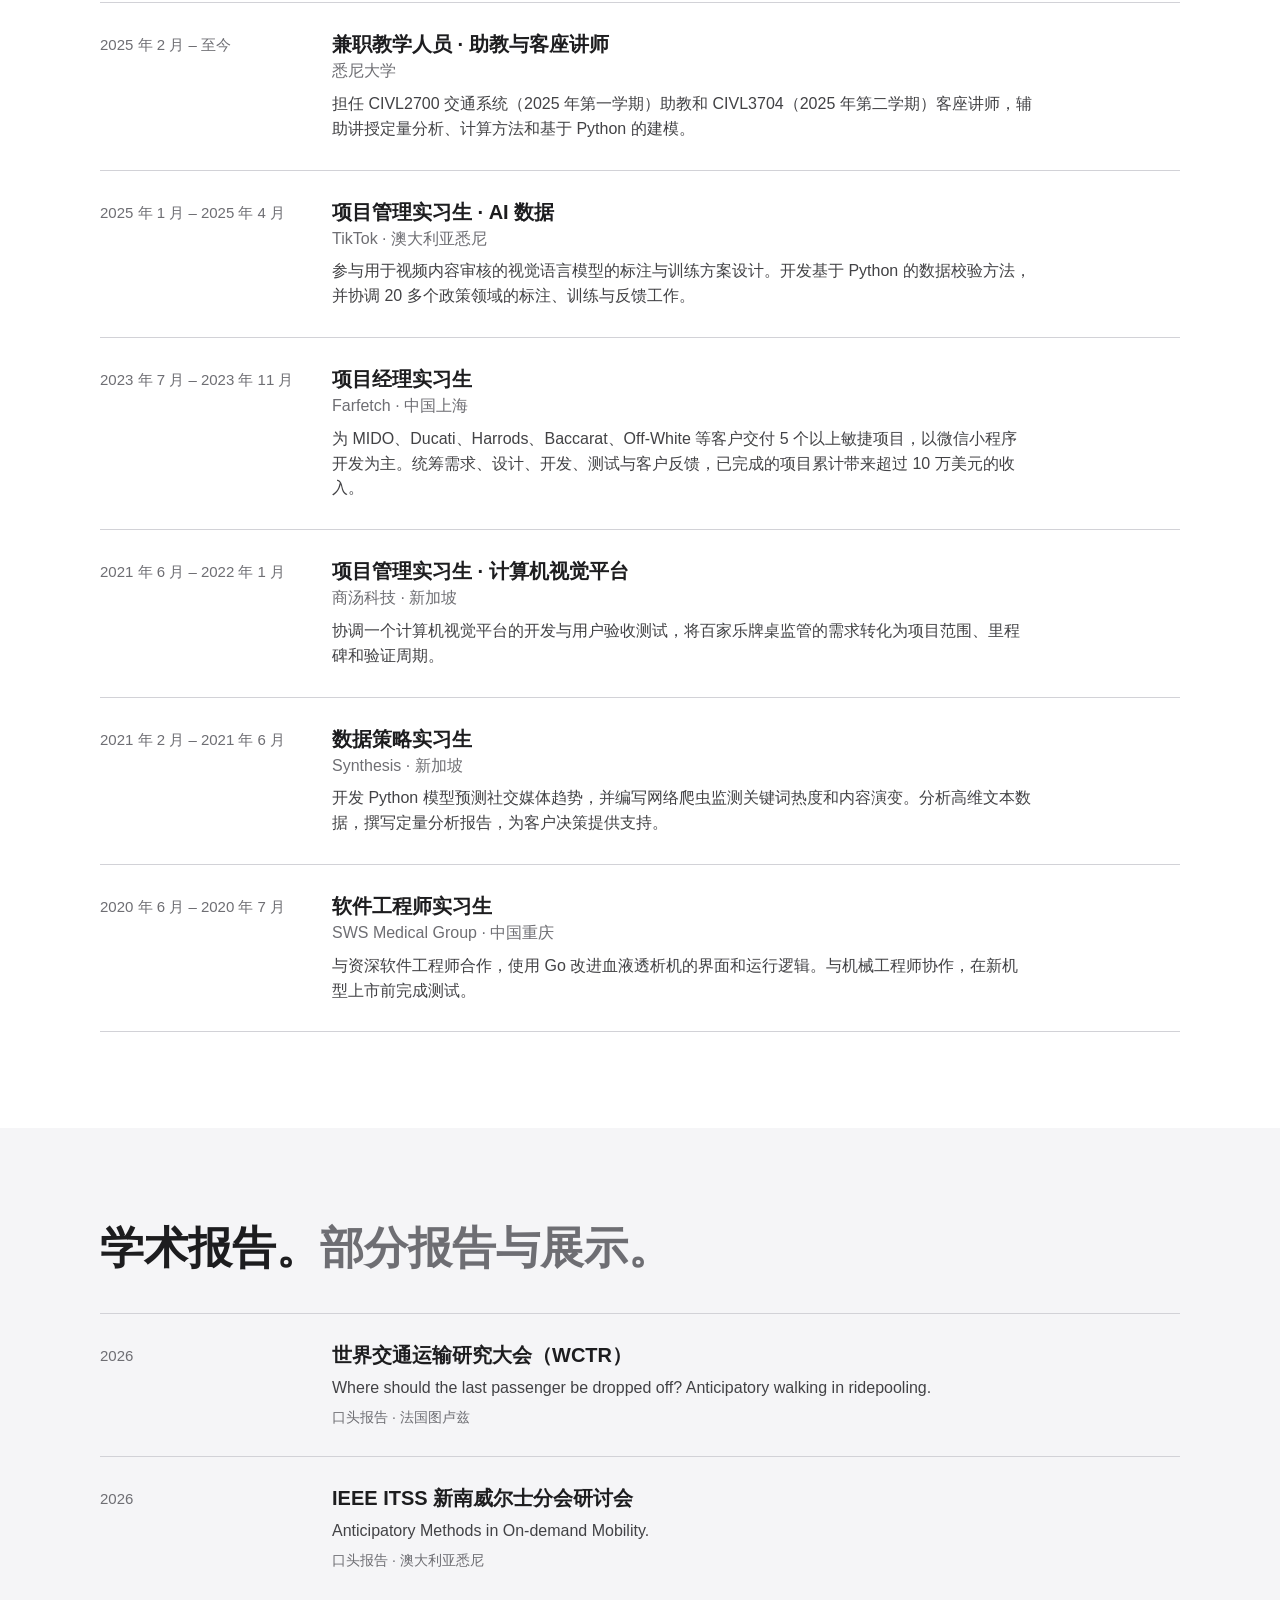
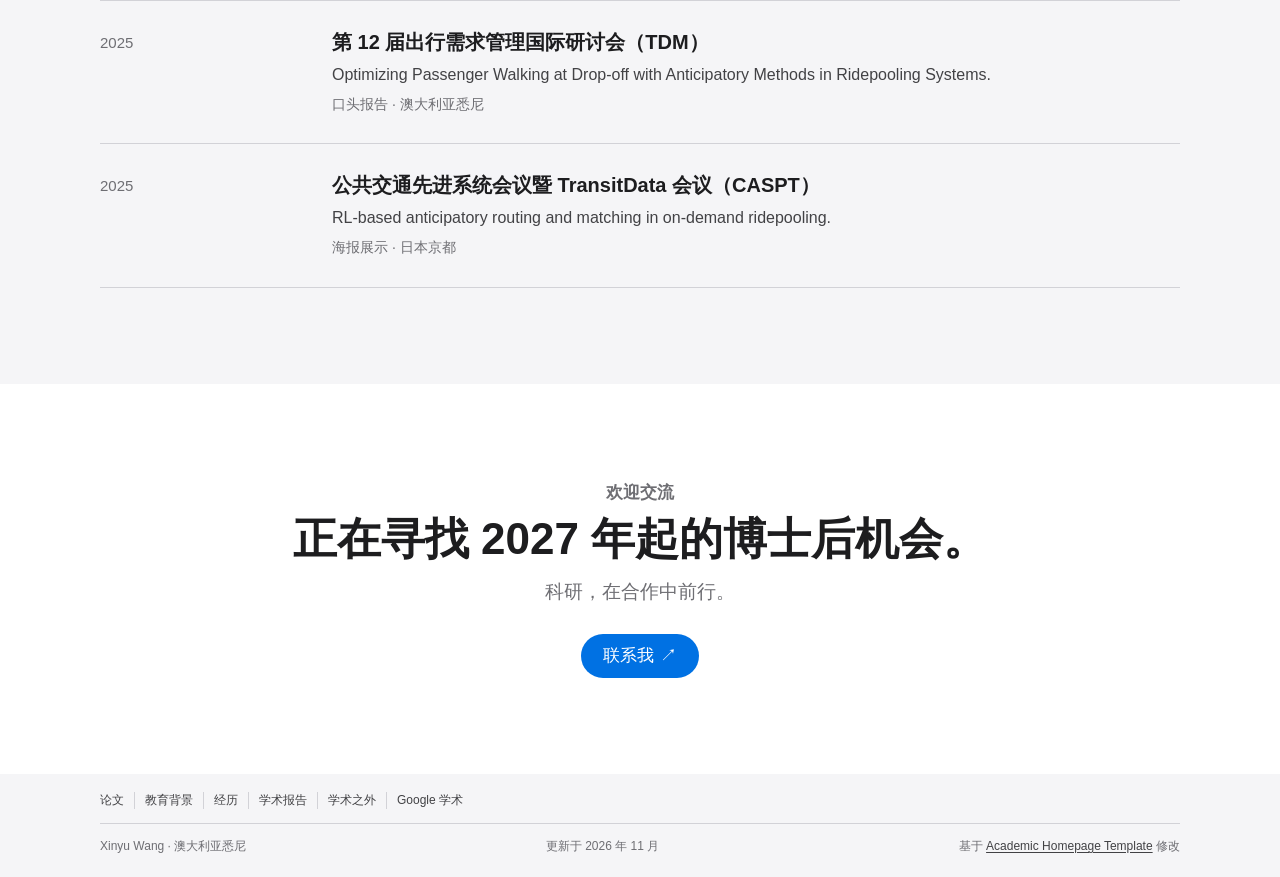
<file: zh/index.html>
<!DOCTYPE html>
<html lang="zh-CN">
<head>
  <meta charset="utf-8">
  <meta name="viewport" content="width=device-width, initial-scale=1">
  <meta name="color-scheme" content="light">
  <meta name="theme-color" content="#ffffff">
  <title>Xinyu Wang | 交通研究</title>
  <meta name="author" content="Xinyu Wang">
  <meta name="description" content="Xinyu Wang 是悉尼大学的博士研究生，研究面向城市出行、拼车与电动交通的人工智能与运筹学方法，正在寻找 2027 年起的博士后职位。">
  <meta property="og:title" content="Xinyu Wang | 交通研究">
  <meta property="og:description" content="用人工智能与运筹学改善城市出行。悉尼大学博士研究生，正在寻找 2027 年起的博士后职位。">
  <meta property="og:type" content="website">
  <link rel="alternate" hreflang="en" href="https://ricardo3709.github.io/">
  <link rel="alternate" hreflang="zh-CN" href="https://ricardo3709.github.io/zh/">
  <link rel="alternate" hreflang="x-default" href="https://ricardo3709.github.io/">
  <link rel="icon" href="../images/favicon.svg" type="image/svg+xml">
  <link rel="stylesheet" href="../stylesheet.css">
  <script>document.documentElement.classList.add('js');</script>
  <script src="../script.js" defer onerror="document.documentElement.classList.remove('js')"></script>
  <script defer src="https://cloud.umami.is/script.js" data-website-id="1d66ab31-7db7-4b43-925d-a6e37787f6ad" data-domains="ricardo3709.github.io"></script>
</head>
<body>
  <a class="skip-link" href="#main">跳到正文</a>
  <header class="site-header">
    <div class="nav-bar container">
      <a class="wordmark" href="#top">Xinyu Wang</a>
      <button class="nav-toggle" type="button" aria-expanded="false" aria-controls="site-nav" aria-label="打开菜单">
        <svg class="icon-menu" aria-hidden="true" viewBox="0 0 18 18"><path d="M2 6h14M2 12h14"/></svg>
        <svg class="icon-close" aria-hidden="true" viewBox="0 0 18 18"><path d="m4 4 10 10M14 4 4 14"/></svg>
      </button>
      <nav id="site-nav" class="site-nav" aria-label="主导航">
        <a href="#publications">论文</a>
        <a href="#education">教育背景</a>
        <a href="#experience">经历</a>
        <a href="#talks">学术报告</a>
        <a href="other-than-academic.html">学术之外</a>
        <a class="nav-cta" href="mailto:xinyu.wang@sydney.edu.au">联系我</a>
      </nav>
      <nav class="lang-switch" aria-label="语言">
        <a href="../index.html" lang="en" hreflang="en">EN</a>
        <span class="lang-sep" aria-hidden="true">|</span>
        <span class="lang-current" aria-current="true">中文</span>
      </nav>
    </div>
  </header>

  <main id="main">
    <section id="top" class="hero" aria-labelledby="name">
      <div class="container hero-grid">
        <div class="hero-text">
          <a class="status-pill" href="#postdoc"><span class="status-dot" aria-hidden="true"></span>正在寻找博士后职位 · 2027<span class="chevron" aria-hidden="true">›</span></a>
          <h1 id="name">Xinyu Wang <span class="name-alias">(Ricardo)</span></h1>
          <p class="hero-role">悉尼大学交通工程博士研究生</p>
          <p class="hero-lead">我研究如何用人工智能与运筹学改善城市出行。<span>大多数时候，就是让拼车学会多想几步。</span></p>
          <div class="bio">
            <p>我的研究结合强化学习、网络优化与城市级仿真，探讨这样一些问题：拼车订单应如何匹配、车辆应如何规划路线，乘客应在哪里上车和下车，以及如何在效率与公平之间取得平衡。</p>
            <p>我在悉尼大学土木工程学院的 TransportLab 从事研究，导师为 <strong>Andres Fielbaum 博士</strong>和 <strong>David Levinson 教授</strong>。我的研究基于曼哈顿、乌得勒支和堪培拉的真实出行需求与路网数据。</p>
          </div>
          <ul class="focus-list" aria-label="研究方向">
            <li>按需拼车</li>
            <li>强化学习</li>
            <li>网络优化</li>
            <li>可持续交通</li>
          </ul>
          <div class="contact-links">
            <a class="email-link" href="mailto:xinyu.wang@sydney.edu.au" data-copy-email><svg aria-hidden="true" viewBox="0 0 24 24" fill="none" stroke="currentColor" stroke-width="1.7"><rect x="3" y="5" width="18" height="14" rx="2"/><path d="m3 7 9 6 9-6"/></svg>xinyu.wang@sydney.edu.au</a>
            <a class="scholar-link" href="https://scholar.google.com/citations?user=goO48UQAAAAJ&amp;hl=zh-CN" target="_blank" rel="noopener noreferrer"><svg aria-hidden="true" viewBox="0 0 24 24" fill="none" stroke="currentColor" stroke-width="1.6" stroke-linejoin="round"><path d="m2 9 10-6 10 6-10 6L2 9Z"/><path d="M6 12v5c4 3 8 3 12 0v-5M22 9v7"/></svg>Google 学术 <span aria-hidden="true">↗</span></a>
            <span class="profile-location"><span class="location-dot" aria-hidden="true"></span>澳大利亚悉尼</span>
          </div>
        </div>
        <img class="profile-photo" src="../images/profile.jpg" alt="Xinyu Wang 双臂交叉，站在学术会议的研究海报前" width="660" height="780">
      </div>
    </section>

    <div class="highlights">
      <div class="container">
        <section id="postdoc" class="postdoc" aria-labelledby="postdoc-title">
          <div class="postdoc-head">
            <p class="tile-eyebrow"><span class="status-dot" aria-hidden="true"></span>求职状态 · 2027</p>
            <h2 id="postdoc-title"><span class="nowrap">正在寻找</span><span class="nowrap">博士后职位。</span></h2>
          </div>
          <div class="postdoc-body">
            <p>我预计于 2027 年年中至年底完成博士学业，正在寻找交通与城市出行领域的博士后职位，尤其是共享与按需出行、强化学习，以及交通系统优化方向。如果您的课题组也在研究相关问题，非常期待与您交流。</p>
            <div class="tile-actions">
              <a class="button button-primary" href="mailto:xinyu.wang@sydney.edu.au">给我发邮件</a>
              <a class="button button-secondary" href="https://scholar.google.com/citations?user=goO48UQAAAAJ&amp;hl=zh-CN" target="_blank" rel="noopener noreferrer">Google 学术 <span aria-hidden="true">↗</span></a>
            </div>
          </div>
        </section>
        <section id="news" class="news" aria-labelledby="news-title">
          <h2 id="news-title">最新动态</h2>
          <ol class="news-list">
            <li><time datetime="2026-10-30">2026 年 10 月 30 日</time><p>我们关于<a href="https://arxiv.org/abs/2610.41132">平台须向司机公开规则时的网约车再平衡策略</a>的预印本已发布于 <em lang="en">arXiv</em>，研究以自利的大语言模型司机智能体进行检验。</p></li>
            <li><time datetime="2026-10-23">2026 年 10 月 23 日</time><p>我们关于<a href="https://doi.org/10.1016/j.tra.2026.105326">拼车中应由谁选择上下车点</a>的论文发表于 <em lang="en">Transportation Research Part A</em>。</p></li>
            <li><time datetime="2026-08-22">2026 年 8 月 22 日</time><p>我们关于<a href="https://doi.org/10.1016/j.scs.2026.107815">渡轮电动化</a>的论文发表于 <em lang="en">Sustainable Cities and Society</em>。</p></li>
            <li><time datetime="2026-08-12">2026 年 8 月 12 日</time><p>我们关于<a href="https://doi.org/10.1016/j.trc.2026.105898">基于强化学习的前瞻式路径规划与匹配</a>的论文发表于 <em lang="en">Transportation Research Part C</em>。</p></li>
            <li><time datetime="2026-03-25">2026 年 3 月 25 日</time><p>我们关于<a href="https://doi.org/10.1016/j.trc.2026.105645">拼车中的前瞻式步行</a>的论文发表于 <em lang="en">Transportation Research Part C</em>。</p></li>
          </ol>
        </section>
      </div>
    </div>

    <section id="publications" class="band band-alt" aria-labelledby="publications-title">
      <div class="container">
        <h2 id="publications-title" class="headline section-head">论文发表。<span>期刊论文与预印本。</span></h2>
        <div class="publication-toolbar">
          <div class="tag-filter" role="group" aria-label="按研究主题筛选论文" hidden>
            <button class="tag-btn active" type="button" data-tag="all" aria-pressed="true">全部 <span class="tag-count">5</span></button>
            <button class="tag-btn" type="button" data-tag="ridepooling" aria-pressed="false">拼车 <span class="tag-count">3</span></button>
            <button class="tag-btn" type="button" data-tag="electric-mobility" aria-pressed="false">电动交通 <span class="tag-count">1</span></button>
            <button class="tag-btn" type="button" data-tag="ride-hailing" aria-pressed="false">网约车 <span class="tag-count">1</span></button>
          </div>
          <p class="author-note">* 通讯作者</p>
        </div>
        <p id="filter-status" class="sr-only" role="status" aria-live="polite"></p>
        <div class="publication-list">
          <article class="publication" data-tags="ride-hailing" aria-labelledby="paper-disclosure">
            <figure class="paper-visual"><a href="../images/publications/llm-driver-moves-profit.png"><img src="../images/publications/llm-driver-moves-profit.png" alt="两幅散点图，横轴为每位大语言模型司机一天内自主移动的次数，纵轴为平台利润的变化。在响应式策略 R 下，利润先升后降，在每位司机约 10 次移动时达到峰值；在前瞻式策略 A 下，司机移动越多，利润越低。" width="1400" height="658" loading="lazy"><span class="sr-only">（查看大图）</span></a><figcaption>司机的移动决定平台利润<span>Wang &amp; Fielbaum，2026 · 图 4</span></figcaption></figure>
            <div class="paper-content">
              <div class="paper-meta"><span class="venue-badge">arXiv 预印本</span><span>2026</span><span class="new-label">最新</span></div>
              <h3 id="paper-disclosure" lang="en"><a href="https://arxiv.org/abs/2610.41132">When Disclosure Is Compulsory: Evaluating <span class="nowrap">Ride-Hailing</span> Rebalancing Policies with <span class="nowrap">Self-Interested</span> LLM Driver Agents</a></h3>
              <p class="authors" lang="en"><strong>Xinyu Wang*</strong>, Andres Fielbaum</p>
              <p class="journal"><span lang="en"><em>arXiv preprint</em> arXiv:2610.41132 [cs.MA]</span>（2026 年 10 月 30 日发布）</p>
              <p class="paper-summary">欧盟《平台工作指令》要求网约车平台以通俗语言说明其自动化决策规则，司机因此可以把规则交给大语言模型（LLM），由它替自己做决定。本文把每位司机建模为追求自身收入最大化的 LLM 智能体，在三区域模型和曼哈顿中进行评估：规则公开后，司机拒绝平台调度邀约的次数大幅减少。但在曼哈顿，信息公开使响应式再平衡策略的利润下降 3.7%，而前瞻式策略的利润不变；两种在司机完全服从时利润相同的策略，最终相差 6.1%。</p>
              <div class="paper-links"><a href="https://arxiv.org/abs/2610.41132">论文 <span aria-hidden="true">↗</span></a><span class="paper-access">预印本</span></div>
            </div>
          </article>
          <article class="publication" data-tags="ridepooling" aria-labelledby="paper-meeting">
            <figure class="paper-visual"><a href="../images/publications/meeting-point-disagreement.jpg"><img src="../images/publications/meeting-point-disagreement.jpg" alt="两幅曼哈顿地图，颜色表示运营方与乘客偏好不同上下车点的频率：左图为上车，各处比例高低不一；右图为下车，大部分区域比例较高。" width="1088" height="964" loading="lazy"><span class="sr-only">（查看大图）</span></a><figcaption>运营方与乘客的分歧所在<span>Wang &amp; Fielbaum，2027 · 图 4</span></figcaption></figure>
            <div class="paper-content">
              <div class="paper-meta"><span class="venue-badge" lang="en">TR Part A</span><span>2027</span></div>
              <h3 id="paper-meeting" lang="en"><a href="https://doi.org/10.1016/j.tra.2026.105326">Who should pick the meeting point? Efficiency–fairness <span class="nowrap">trade-offs</span> between operator and users in ridepooling</a></h3>
              <p class="authors" lang="en"><strong>Xinyu Wang*</strong>, Andres Fielbaum</p>
              <p class="journal"><em lang="en">Transportation Research Part A: Policy and Practice</em>, 215, 105326（2026 年 10 月 23 日在线发表）</p>
              <p class="paper-summary">当运营方与乘客各自偏好的上下车点不一致时，应该由谁来决定？在曼哈顿、乌得勒支和堪培拉，由运营方选择能服务更多出行请求，而由乘客选择则能把每次上车或下车的步行距离缩短到约三分之一。双方的分歧在空间上呈集中分布，下车时比上车时更常见，而且对最不愿意步行的乘客影响最大。</p>
              <div class="paper-links"><a href="https://doi.org/10.1016/j.tra.2026.105326">论文 <span aria-hidden="true">↗</span></a><span class="paper-access">开放获取</span></div>
            </div>
          </article>
          <article class="publication" data-tags="ridepooling" aria-labelledby="paper-rl">
            <figure class="paper-visual"><a href="../images/publications/rl-architecture.png"><img src="../images/publications/rl-architecture.png" alt="图神经网络编码器将拼车系统的状态连接到行动者网络和评论家网络。" width="1152" height="882" loading="lazy"><span class="sr-only">（查看大图）</span></a><figcaption>GNN 行动者-评论家架构<span>Wang &amp; Fielbaum，2026 · 图 3</span></figcaption></figure>
            <div class="paper-content">
              <div class="paper-meta"><span class="venue-badge" lang="en">TR Part C</span><span>2026</span></div>
              <h3 id="paper-rl" lang="en"><a href="https://doi.org/10.1016/j.trc.2026.105898">RL-based anticipatory routing and matching in <span class="nowrap">on-demand</span> ridepooling</a></h3>
              <p class="authors" lang="en"><strong>Xinyu Wang*</strong>, Andres Fielbaum</p>
              <p class="journal"><em lang="en">Transportation Research Part C: Emerging Technologies</em>, 192, 105898</p>
              <p class="paper-summary">基于图神经网络的行动者-评论家（actor–critic）框架，在拼车的路径规划与匹配中学习应在多大程度上预判未来需求，并实现从曼哈顿到乌得勒支的跨城市迁移。</p>
              <div class="paper-links"><a href="https://doi.org/10.1016/j.trc.2026.105898">论文 <span aria-hidden="true">↗</span></a><span class="paper-access">开放获取</span></div>
            </div>
          </article>
          <article class="publication" data-tags="ridepooling" aria-labelledby="paper-walking">
            <figure class="paper-visual"><a href="../images/publications/walking-networks.png"><img src="../images/publications/walking-networks.png" alt="曼哈顿、乌得勒支和堪培拉的街道路网节点层级。" width="1278" height="675" loading="lazy"><span class="sr-only">（查看大图）</span></a><figcaption>三座城市，一个框架<span>Wang &amp; Fielbaum，2026 · 图 5</span></figcaption></figure>
            <div class="paper-content">
              <div class="paper-meta"><span class="venue-badge" lang="en">TR Part C</span><span>2026</span></div>
              <h3 id="paper-walking" lang="en"><a href="https://doi.org/10.1016/j.trc.2026.105645">Where should the last passenger be dropped off? Anticipatory walking in ridepooling</a></h3>
              <p class="authors" lang="en"><strong>Xinyu Wang*</strong>, Andres Fielbaum</p>
              <p class="journal"><em lang="en">Transportation Research Part C: Emerging Technologies</em>, 187, 105645</p>
              <p class="paper-summary">为最后一位乘客选择下车点时兼顾未来的行程，可以提升拼车服务。该方法将采样得到的未来需求与路网结构相结合，并在三座城市中进行了评估。</p>
              <div class="paper-links"><a href="https://doi.org/10.1016/j.trc.2026.105645">论文 <span aria-hidden="true">↗</span></a><span class="paper-access">开放获取</span></div>
            </div>
          </article>
          <article class="publication" data-tags="electric-mobility" aria-labelledby="paper-ferry">
            <figure class="paper-visual"><a href="../images/publications/ferry-berths.png"><img src="../images/publications/ferry-berths.png" alt="悉尼环形码头的渡轮泊位地图，标出了各个泊位的位置。" width="1068" height="540" loading="lazy"><span class="sr-only">（查看大图）</span></a><figcaption>环形码头的泊位容量<span>Lin 等，2026 · 图 1</span></figcaption></figure>
            <div class="paper-content">
              <div class="paper-meta"><span class="venue-badge" lang="en">Sustainable Cities and Society</span><span>2026</span></div>
              <h3 id="paper-ferry" lang="en"><a href="https://doi.org/10.1016/j.scs.2026.107815">Operational challenges of ferry electrification: Scheduling under berth and charging limitations</a></h3>
              <p class="authors" lang="en">Lin Lin, Orlando Rivera Letelier, <strong>Xinyu Wang</strong>, Andres Fielbaum*</p>
              <p class="journal"><em lang="en">Sustainable Cities and Society</em>, 149, 107815</p>
              <p class="paper-summary">以悉尼渡轮网络为案例，利用混合整数规划研究充电需求和有限的泊位容量如何影响电动渡轮的时刻表。</p>
              <div class="paper-links"><a href="https://doi.org/10.1016/j.scs.2026.107815">论文 <span aria-hidden="true">↗</span></a><span class="paper-access">开放获取</span></div>
            </div>
          </article>
        </div>
      </div>
    </section>

    <section id="education" class="band" aria-labelledby="education-title">
      <div class="container">
        <h2 id="education-title" class="headline section-head">教育背景。<span>从新加坡到悉尼。</span></h2>
        <div class="timeline">
          <article class="timeline-entry">
            <p class="entry-date"><span class="nowrap">2024 年 2 月</span> – <span class="nowrap">至今</span></p>
            <div class="entry-body"><h3>交通工程博士</h3><p class="entry-place">悉尼大学 · 澳大利亚</p><p>土木工程学院 TransportLab。导师为 Andres Fielbaum 博士和 David Levinson 教授。</p><p class="entry-detail">预计毕业时间：2027 年年中至年底。</p></div>
          </article>
          <article class="timeline-entry">
            <p class="entry-date"><span class="nowrap">2019 年 7 月</span> – <span class="nowrap">2023 年 7 月</span></p>
            <div class="entry-body"><h3>信息工程与媒体专业工学学士（荣誉）</h3><p class="entry-place">南洋理工大学 · 新加坡</p><p>电机与电子工程学院。</p><p class="entry-detail">2022 年加州大学伯克利分校暑期课程：CS188 人工智能与 DATA100 数据科学。</p></div>
          </article>
        </div>
      </div>
    </section>

    <section id="experience" class="band" aria-labelledby="experience-title">
      <div class="container">
        <h2 id="experience-title" class="headline section-head">经历。<span>科研、教学与业界。</span></h2>
        <div class="timeline">
          <article class="timeline-entry"><p class="entry-date"><span class="nowrap">2024 年 2 月</span> – <span class="nowrap">至今</span></p><div class="entry-body"><h3>博士研究生</h3><p class="entry-place">悉尼大学 TransportLab</p><p>研究面向按需出行的人工智能与运筹学方法，重点是前瞻式路径规划与匹配，以及结合乘客步行的拼车服务。自 2024 年起，我还为电动渡轮调度的合作研究提供软件开发与指导支持。</p></div></article>
          <article class="timeline-entry"><p class="entry-date"><span class="nowrap">2025 年 2 月</span> – <span class="nowrap">至今</span></p><div class="entry-body"><h3>兼职教学人员 · 助教与客座讲师</h3><p class="entry-place">悉尼大学</p><p>担任 CIVL2700 交通系统（2025 年第一学期）助教和 CIVL3704（2025 年第二学期）客座讲师，辅助讲授定量分析、计算方法和基于 Python 的建模。</p></div></article>
          <article class="timeline-entry"><p class="entry-date"><span class="nowrap">2025 年 1 月</span> – <span class="nowrap">2025 年 4 月</span></p><div class="entry-body"><h3>项目管理实习生 · AI 数据</h3><p class="entry-place">TikTok · 澳大利亚悉尼</p><p>参与用于视频内容审核的视觉语言模型的标注与训练方案设计。开发基于 Python 的数据校验方法，并协调 20 多个政策领域的标注、训练与反馈工作。</p></div></article>
          <article class="timeline-entry"><p class="entry-date"><span class="nowrap">2023 年 7 月</span> – <span class="nowrap">2023 年 11 月</span></p><div class="entry-body"><h3>项目经理实习生</h3><p class="entry-place">Farfetch · 中国上海</p><p>为 MIDO、Ducati、Harrods、Baccarat、Off-White 等客户交付 5 个以上敏捷项目，以微信小程序开发为主。统筹需求、设计、开发、测试与客户反馈，已完成的项目累计带来超过 10 万美元的收入。</p></div></article>
          <article class="timeline-entry"><p class="entry-date"><span class="nowrap">2021 年 6 月</span> – <span class="nowrap">2022 年 1 月</span></p><div class="entry-body"><h3>项目管理实习生 · 计算机视觉平台</h3><p class="entry-place">商汤科技 · 新加坡</p><p>协调一个计算机视觉平台的开发与用户验收测试，将百家乐牌桌监管的需求转化为项目范围、里程碑和验证周期。</p></div></article>
          <article class="timeline-entry"><p class="entry-date"><span class="nowrap">2021 年 2 月</span> – <span class="nowrap">2021 年 6 月</span></p><div class="entry-body"><h3>数据策略实习生</h3><p class="entry-place">Synthesis · 新加坡</p><p>开发 Python 模型预测社交媒体趋势，并编写网络爬虫监测关键词热度和内容演变。分析高维文本数据，撰写定量分析报告，为客户决策提供支持。</p></div></article>
          <article class="timeline-entry"><p class="entry-date"><span class="nowrap">2020 年 6 月</span> – <span class="nowrap">2020 年 7 月</span></p><div class="entry-body"><h3>软件工程师实习生</h3><p class="entry-place">SWS Medical Group · 中国重庆</p><p>与资深软件工程师合作，使用 Go 改进血液透析机的界面和运行逻辑。与机械工程师协作，在新机型上市前完成测试。</p></div></article>
        </div>
      </div>
    </section>

    <section id="talks" class="band band-alt" aria-labelledby="talks-title">
      <div class="container">
        <h2 id="talks-title" class="headline section-head">学术报告。<span>部分报告与展示。</span></h2>
        <div class="timeline">
          <article class="timeline-entry"><p class="entry-date">2026</p><div class="entry-body"><h3>世界交通运输研究大会（WCTR）</h3><p lang="en">Where should the last passenger be dropped off? Anticipatory walking in ridepooling.</p><p class="entry-detail">口头报告 · 法国图卢兹</p></div></article>
          <article class="timeline-entry"><p class="entry-date">2026</p><div class="entry-body"><h3>IEEE ITSS 新南威尔士分会研讨会</h3><p lang="en">Anticipatory Methods in On-demand Mobility.</p><p class="entry-detail">口头报告 · 澳大利亚悉尼</p></div></article>
          <article class="timeline-entry"><p class="entry-date">2025</p><div class="entry-body"><h3>第 12 届出行需求管理国际研讨会（TDM）</h3><p lang="en">Optimizing Passenger Walking at Drop-off with Anticipatory Methods in Ridepooling Systems.</p><p class="entry-detail">口头报告 · 澳大利亚悉尼</p></div></article>
          <article class="timeline-entry"><p class="entry-date">2025</p><div class="entry-body"><h3>公共交通先进系统会议暨 TransitData 会议（CASPT）</h3><p lang="en">RL-based anticipatory routing and matching in on-demand ridepooling.</p><p class="entry-detail">海报展示 · 日本京都</p></div></article>
        </div>
      </div>
    </section>
  </main>

  <footer class="site-footer">
    <div class="footer-cta container">
      <p class="eyebrow">欢迎交流</p>
      <h2 class="headline">正在寻找 <span class="nowrap">2027 年起的</span><span class="nowrap">博士后机会。</span></h2>
      <p class="footer-sub">科研，在合作中前行。</p>
      <a class="button button-primary" href="mailto:xinyu.wang@sydney.edu.au">联系我 <span aria-hidden="true">↗</span></a>
    </div>
    <div class="footer-bottom">
      <div class="container">
        <nav class="footer-links" aria-label="页脚">
          <a href="#publications">论文</a>
          <a href="#education">教育背景</a>
          <a href="#experience">经历</a>
          <a href="#talks">学术报告</a>
          <a href="other-than-academic.html">学术之外</a>
          <a href="https://scholar.google.com/citations?user=goO48UQAAAAJ&amp;hl=zh-CN" target="_blank" rel="noopener noreferrer">Google 学术</a>
        </nav>
        <div class="footer-meta"><span>Xinyu Wang · 澳大利亚悉尼</span><span>更新于 2026 年 11 月</span><span>基于 <a href="https://github.com/w-r-s/academic-homepage-template">Academic Homepage Template</a> 修改</span></div>
      </div>
    </div>
  </footer>
  <div class="toast" role="status" aria-live="polite"></div>
</body>
</html>
</file>
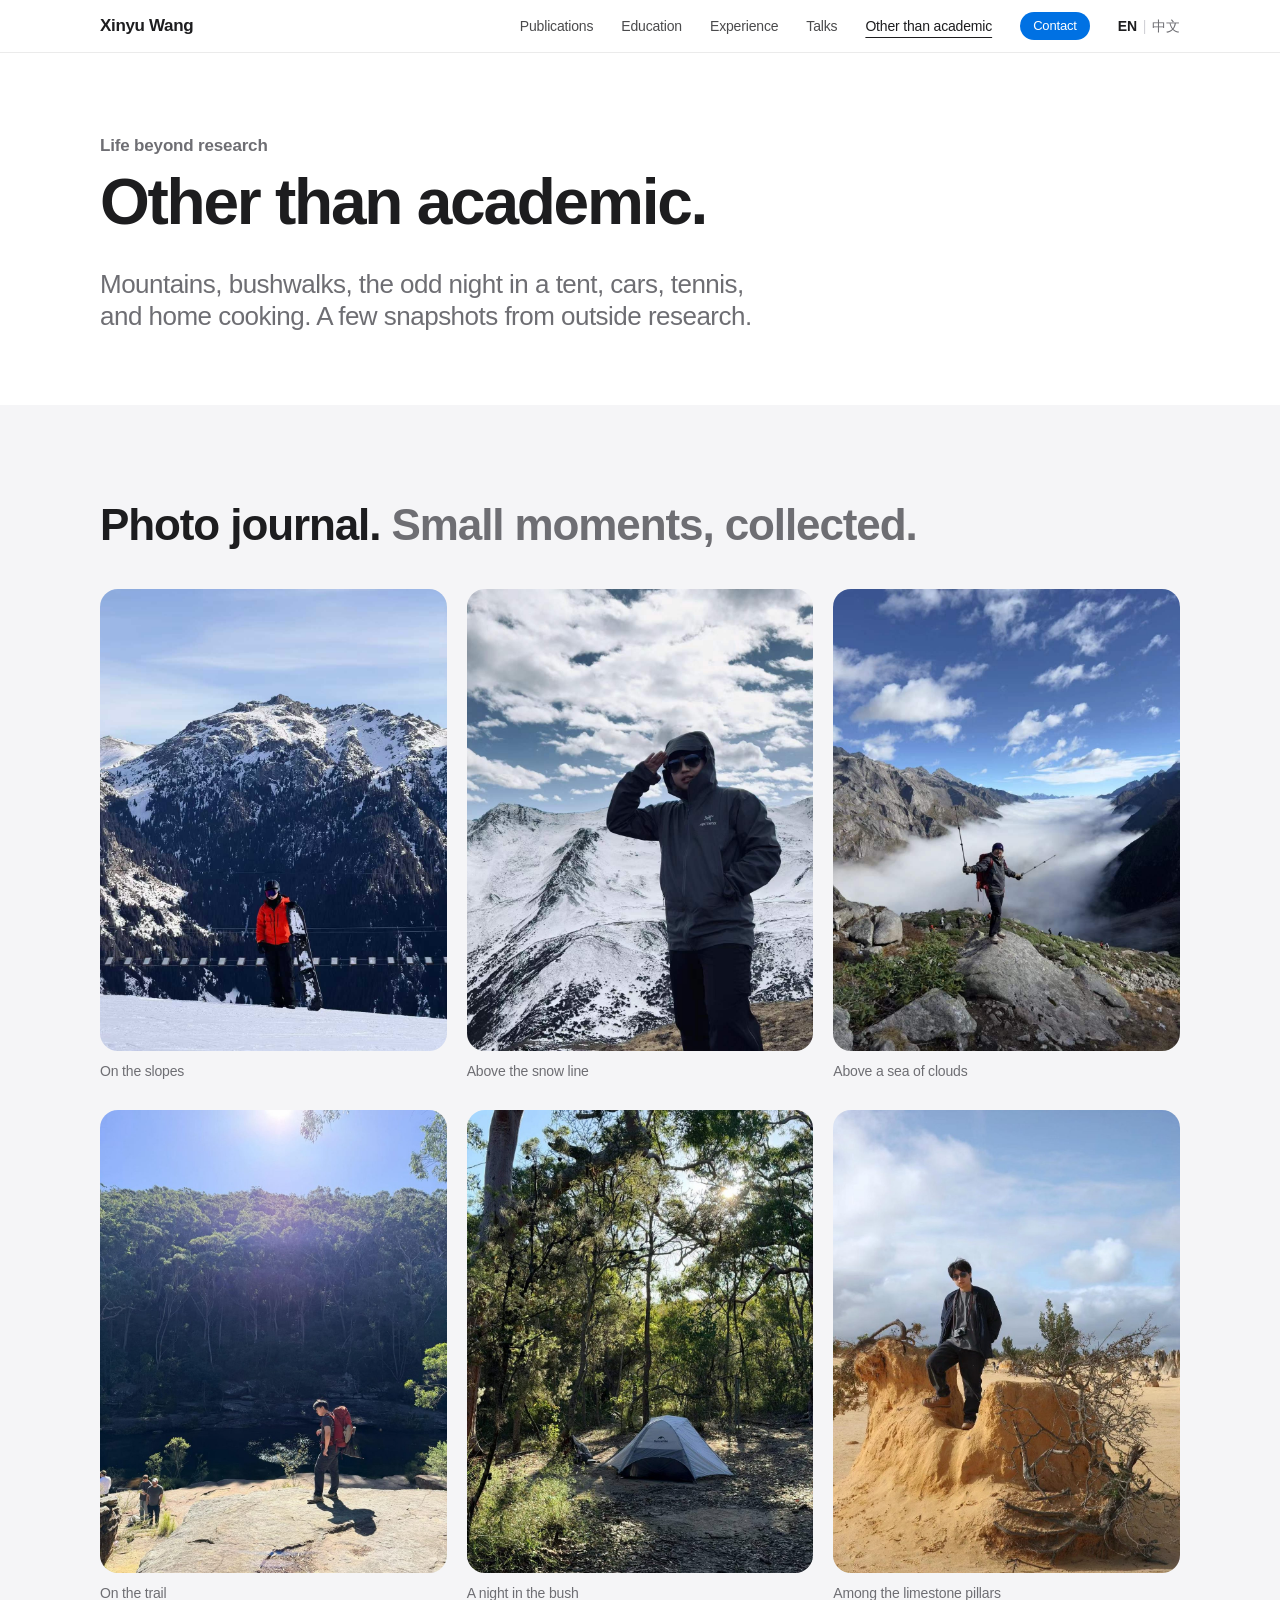
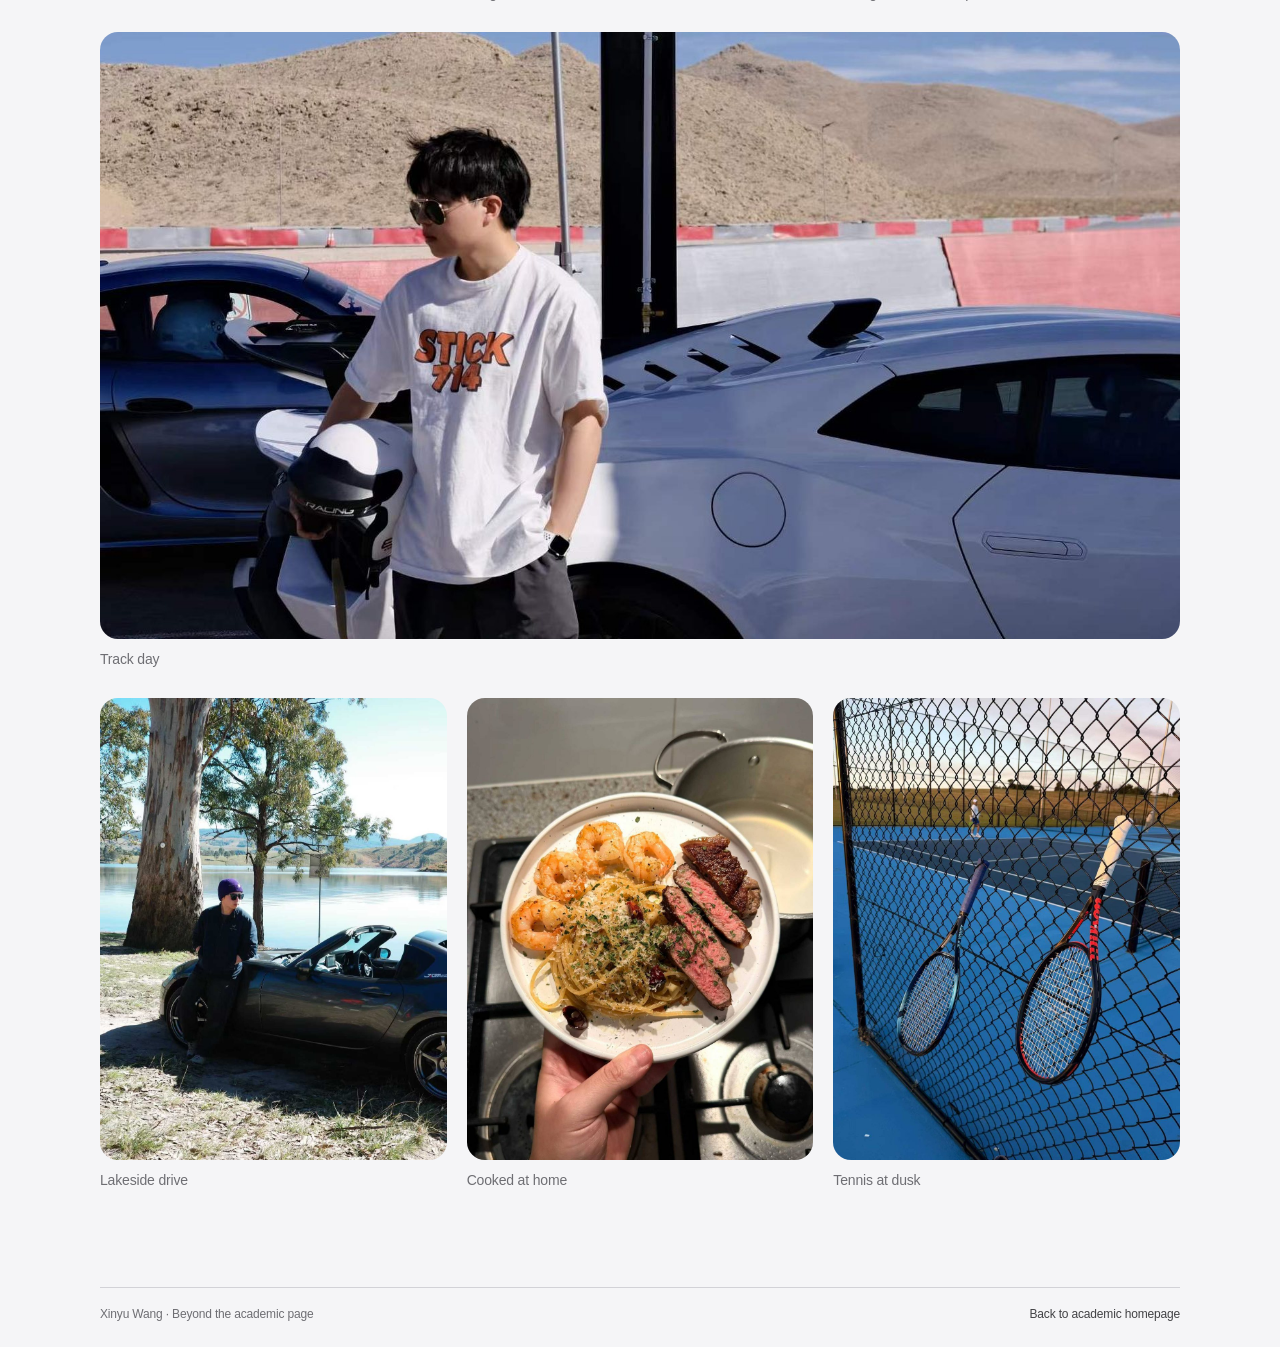
<file: other-than-academic.html>
<!DOCTYPE html>
<html lang="en">
<head>
  <meta charset="utf-8">
  <meta name="viewport" content="width=device-width, initial-scale=1">
  <meta name="color-scheme" content="light">
  <meta name="theme-color" content="#ffffff">
  <title>Other than academic | Xinyu Wang</title>
  <meta name="author" content="Xinyu Wang">
  <meta name="description" content="Personal interests, photographs, and life beyond research — Xinyu Wang.">
  <meta property="og:title" content="Other than academic | Xinyu Wang">
  <meta property="og:description" content="Personal interests, photographs, and life beyond research.">
  <meta property="og:type" content="website">
  <link rel="alternate" hreflang="en" href="https://ricardo3709.github.io/other-than-academic.html">
  <link rel="alternate" hreflang="zh-CN" href="https://ricardo3709.github.io/zh/other-than-academic.html">
  <link rel="alternate" hreflang="x-default" href="https://ricardo3709.github.io/other-than-academic.html">
  <link rel="icon" href="images/favicon.svg" type="image/svg+xml">
  <link rel="stylesheet" href="stylesheet.css">
  <script>document.documentElement.classList.add('js');</script>
  <script src="script.js" defer onerror="document.documentElement.classList.remove('js')"></script>
  <script defer src="https://cloud.umami.is/script.js" data-website-id="1d66ab31-7db7-4b43-925d-a6e37787f6ad" data-domains="ricardo3709.github.io"></script>
</head>
<body>
  <a class="skip-link" href="#main">Skip to content</a>
  <header class="site-header">
    <div class="nav-bar container">
      <a class="wordmark" href="index.html">Xinyu Wang</a>
      <button class="nav-toggle" type="button" aria-expanded="false" aria-controls="site-nav" aria-label="Open menu">
        <svg class="icon-menu" aria-hidden="true" viewBox="0 0 18 18"><path d="M2 6h14M2 12h14"/></svg>
        <svg class="icon-close" aria-hidden="true" viewBox="0 0 18 18"><path d="m4 4 10 10M14 4 4 14"/></svg>
      </button>
      <nav id="site-nav" class="site-nav" aria-label="Main navigation">
        <a href="index.html#publications">Publications</a>
        <a href="index.html#education">Education</a>
        <a href="index.html#experience">Experience</a>
        <a href="index.html#talks">Talks</a>
        <a href="other-than-academic.html" aria-current="page">Other than academic</a>
        <a class="nav-cta" href="mailto:xinyu.wang@sydney.edu.au">Contact</a>
      </nav>
      <nav class="lang-switch" aria-label="Language">
        <span class="lang-current" aria-current="true">EN</span>
        <span class="lang-sep" aria-hidden="true">|</span>
        <a href="zh/other-than-academic.html" lang="zh-CN" hreflang="zh-CN">中文</a>
      </nav>
    </div>
  </header>
  <main id="main">
    <section class="page-intro" aria-labelledby="personal-title">
      <div class="container">
        <p class="eyebrow">Life beyond research</p>
        <h1 id="personal-title">Other than academic.</h1>
        <p class="hero-lead">Mountains, bushwalks, the odd night in a tent, cars, tennis, and home cooking. A few snapshots from outside research.</p>
      </div>
    </section>
    <section class="band band-alt" aria-labelledby="journal-title">
      <div class="container">
        <h2 id="journal-title" class="headline section-head">Photo journal. <span>Small moments, collected.</span></h2>
        <!-- Add a photo by copying a figure below and saving the image under images/personal/. Add photo-wide to a landscape photo to give it a full row. Add the same photo to zh/other-than-academic.html with a Chinese caption. -->
        <div class="photo-journal">
          <figure class="photo-slot">
            <img src="images/personal/snowboarding.jpg" alt="Xinyu in an orange jacket holding a snowboard on a groomed slope, with a snow-dusted mountain behind." width="1080" height="1460" loading="lazy">
            <figcaption>On the slopes</figcaption>
          </figure>
          <figure class="photo-slot">
            <img src="images/personal/snowy-ridge.jpg" alt="Xinyu in a hooded rain jacket and sunglasses, saluting in front of snow-covered peaks under a cloudy sky." width="1080" height="1440" loading="lazy">
            <figcaption>Above the snow line</figcaption>
          </figure>
          <figure class="photo-slot">
            <img src="images/personal/sea-of-clouds.jpg" alt="Xinyu on a boulder holding two trekking poles out wide, above a valley filled with clouds." width="1080" height="1440" loading="lazy">
            <figcaption>Above a sea of clouds</figcaption>
          </figure>
          <figure class="photo-slot">
            <img src="images/personal/bushwalk.jpg" alt="Xinyu with a red backpack on a sandstone ledge above a dark pool, with eucalyptus forest behind." width="1080" height="1440" loading="lazy">
            <figcaption>On the trail</figcaption>
          </figure>
          <figure class="photo-slot">
            <img src="images/personal/camping.jpg" alt="A small gray tent pitched in a eucalyptus forest, with sunlight coming through the trees." width="1080" height="1440" loading="lazy">
            <figcaption>A night in the bush</figcaption>
          </figure>
          <figure class="photo-slot">
            <img src="images/personal/limestone-pillars.jpg" alt="Xinyu with a camera around the neck, standing on a sandy limestone formation in a yellow desert." width="1067" height="1600" loading="lazy">
            <figcaption>Among the limestone pillars</figcaption>
          </figure>
          <figure class="photo-slot photo-wide">
            <img src="images/personal/track-day.jpg" alt="Xinyu holding a racing helmet beside a white sports car at a desert race track." width="1600" height="1068" loading="lazy">
            <figcaption>Track day</figcaption>
          </figure>
          <figure class="photo-slot">
            <img src="images/personal/lakeside-drive.jpg" alt="Xinyu in a purple beanie leaning on a gray convertible with the top down, beside a lake and a tall gum tree." width="1067" height="1600" loading="lazy">
            <figcaption>Lakeside drive</figcaption>
          </figure>
          <figure class="photo-slot">
            <img src="images/personal/home-cooking.jpg" alt="A plate of spaghetti with parmesan, garlic prawns, and sliced medium-rare steak, held over a stovetop." width="1080" height="1440" loading="lazy">
            <figcaption>Cooked at home</figcaption>
          </figure>
          <figure class="photo-slot">
            <img src="images/personal/tennis.jpg" alt="Two tennis rackets hanging on the fence of a blue hard court at dusk." width="1080" height="1440" loading="lazy">
            <figcaption>Tennis at dusk</figcaption>
          </figure>
        </div>
      </div>
    </section>
  </main>
  <footer class="personal-footer">
    <div class="container"><span>Xinyu Wang · Beyond the academic page</span><a href="index.html">Back to academic homepage</a></div>
  </footer>
  <div class="toast" role="status" aria-live="polite"></div>
</body>
</html>
</file>
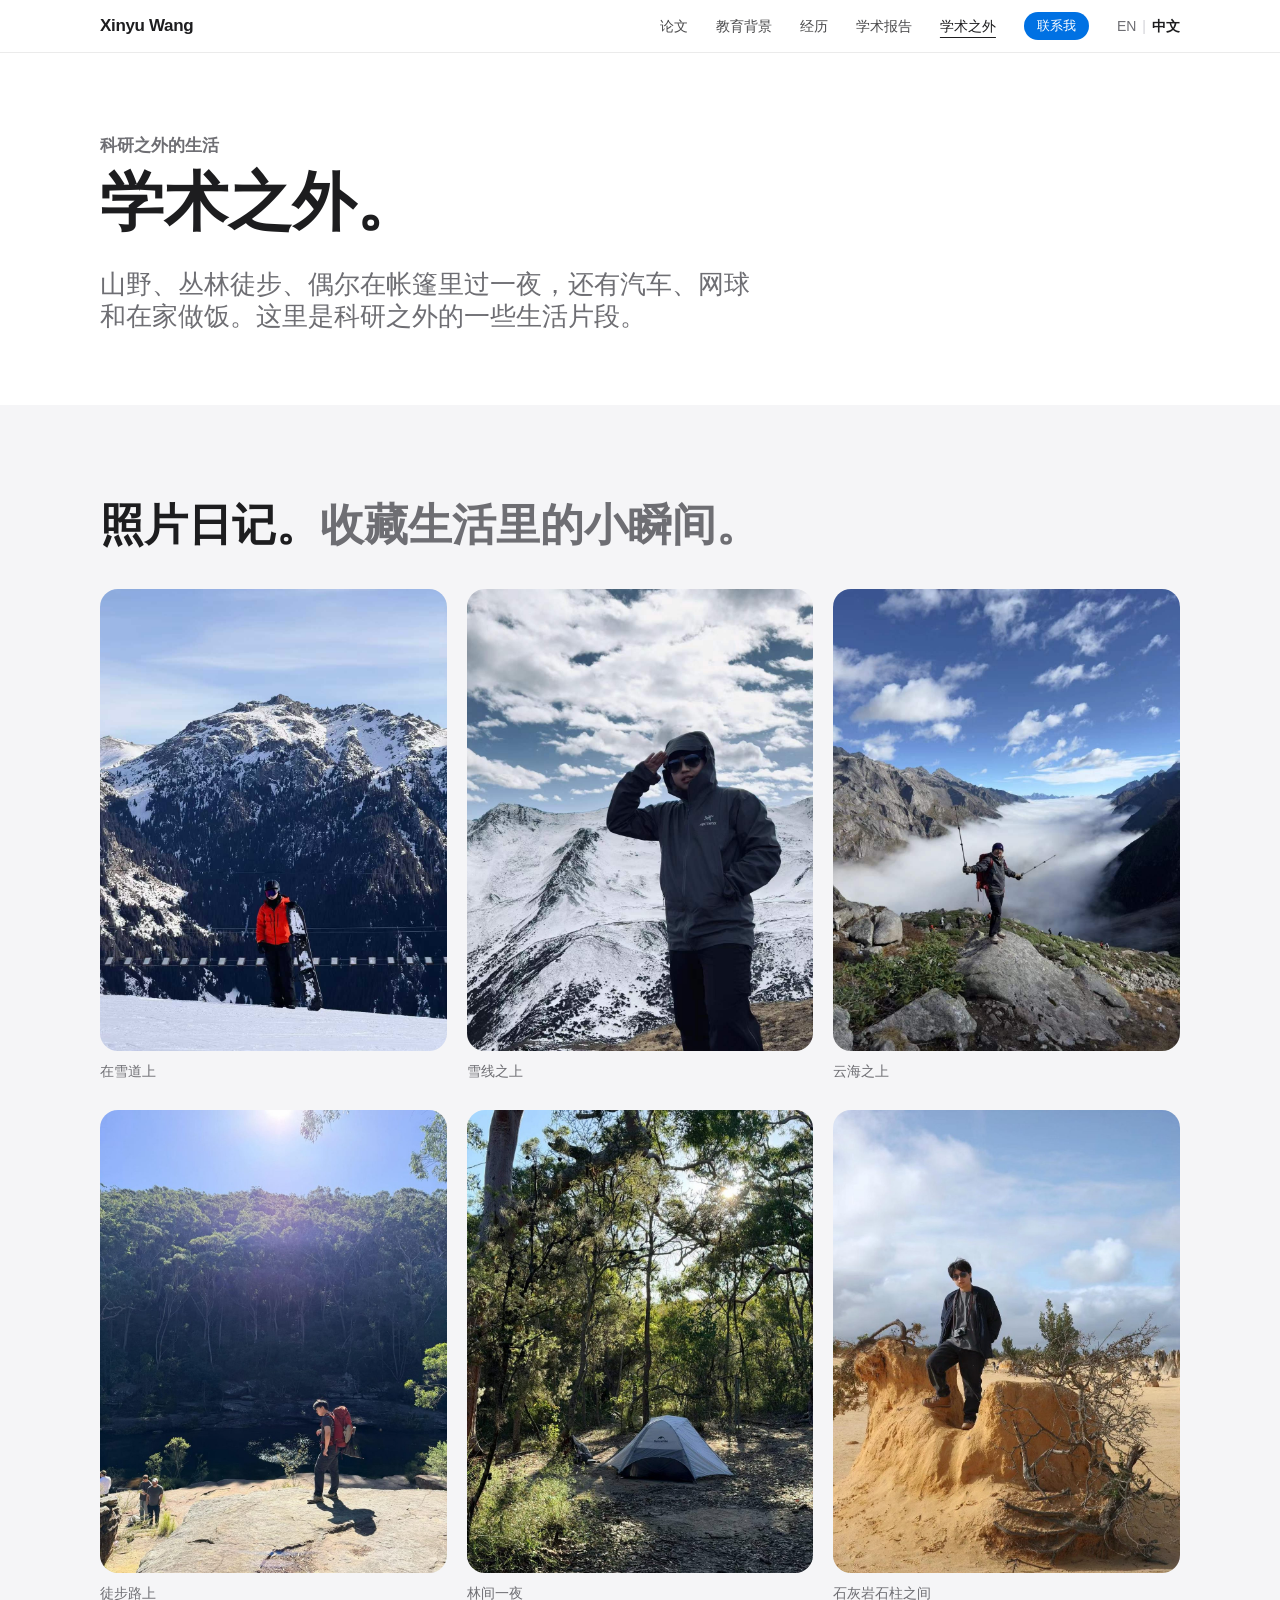
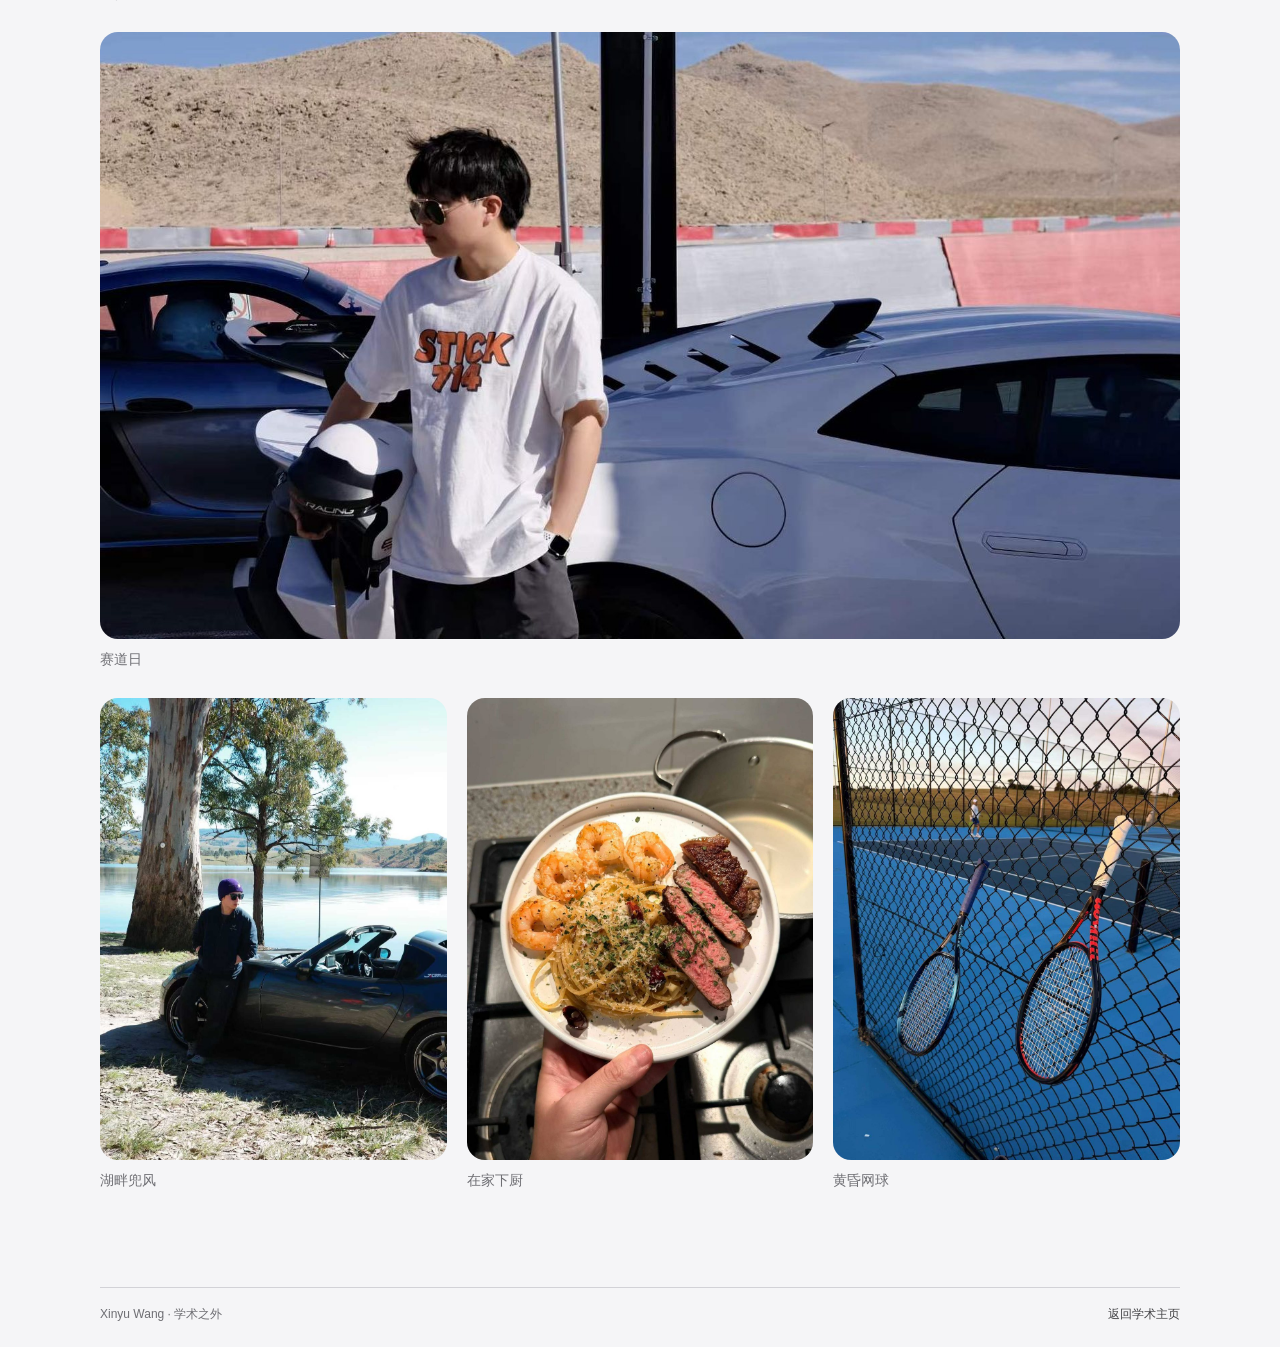
<file: zh/other-than-academic.html>
<!DOCTYPE html>
<html lang="zh-CN">
<head>
  <meta charset="utf-8">
  <meta name="viewport" content="width=device-width, initial-scale=1">
  <meta name="color-scheme" content="light">
  <meta name="theme-color" content="#ffffff">
  <title>学术之外 | Xinyu Wang</title>
  <meta name="author" content="Xinyu Wang">
  <meta name="description" content="Xinyu Wang 的兴趣爱好、照片，以及科研之外的生活。">
  <meta property="og:title" content="学术之外 | Xinyu Wang">
  <meta property="og:description" content="兴趣爱好、照片，以及科研之外的生活。">
  <meta property="og:type" content="website">
  <link rel="alternate" hreflang="en" href="https://ricardo3709.github.io/other-than-academic.html">
  <link rel="alternate" hreflang="zh-CN" href="https://ricardo3709.github.io/zh/other-than-academic.html">
  <link rel="alternate" hreflang="x-default" href="https://ricardo3709.github.io/other-than-academic.html">
  <link rel="icon" href="../images/favicon.svg" type="image/svg+xml">
  <link rel="stylesheet" href="../stylesheet.css">
  <script>document.documentElement.classList.add('js');</script>
  <script src="../script.js" defer onerror="document.documentElement.classList.remove('js')"></script>
  <script defer src="https://cloud.umami.is/script.js" data-website-id="1d66ab31-7db7-4b43-925d-a6e37787f6ad" data-domains="ricardo3709.github.io"></script>
</head>
<body>
  <a class="skip-link" href="#main">跳到正文</a>
  <header class="site-header">
    <div class="nav-bar container">
      <a class="wordmark" href="index.html">Xinyu Wang</a>
      <button class="nav-toggle" type="button" aria-expanded="false" aria-controls="site-nav" aria-label="打开菜单">
        <svg class="icon-menu" aria-hidden="true" viewBox="0 0 18 18"><path d="M2 6h14M2 12h14"/></svg>
        <svg class="icon-close" aria-hidden="true" viewBox="0 0 18 18"><path d="m4 4 10 10M14 4 4 14"/></svg>
      </button>
      <nav id="site-nav" class="site-nav" aria-label="主导航">
        <a href="index.html#publications">论文</a>
        <a href="index.html#education">教育背景</a>
        <a href="index.html#experience">经历</a>
        <a href="index.html#talks">学术报告</a>
        <a href="other-than-academic.html" aria-current="page">学术之外</a>
        <a class="nav-cta" href="mailto:xinyu.wang@sydney.edu.au">联系我</a>
      </nav>
      <nav class="lang-switch" aria-label="语言">
        <a href="../other-than-academic.html" lang="en" hreflang="en">EN</a>
        <span class="lang-sep" aria-hidden="true">|</span>
        <span class="lang-current" aria-current="true">中文</span>
      </nav>
    </div>
  </header>
  <main id="main">
    <section class="page-intro" aria-labelledby="personal-title">
      <div class="container">
        <p class="eyebrow">科研之外的生活</p>
        <h1 id="personal-title">学术之外。</h1>
        <p class="hero-lead">山野、丛林徒步、偶尔在帐篷里过一夜，还有汽车、网球和在家做饭。这里是科研之外的一些生活片段。</p>
      </div>
    </section>
    <section class="band band-alt" aria-labelledby="journal-title">
      <div class="container">
        <h2 id="journal-title" class="headline section-head">照片日记。<span>收藏生活里的小瞬间。</span></h2>
        <!-- Keep this journal in step with ../other-than-academic.html: add each photo to both pages. Image paths on this page start with ../images/personal/. -->
        <div class="photo-journal">
          <figure class="photo-slot">
            <img src="../images/personal/snowboarding.jpg" alt="Xinyu 身穿橙色外套，手持单板滑雪板站在压好的雪道上，身后是覆着薄雪的山峰。" width="1080" height="1460" loading="lazy">
            <figcaption>在雪道上</figcaption>
          </figure>
          <figure class="photo-slot">
            <img src="../images/personal/snowy-ridge.jpg" alt="Xinyu 穿着带帽雨衣、戴着墨镜，在多云天空下的雪峰前敬礼。" width="1080" height="1440" loading="lazy">
            <figcaption>雪线之上</figcaption>
          </figure>
          <figure class="photo-slot">
            <img src="../images/personal/sea-of-clouds.jpg" alt="Xinyu 站在巨石上，向两侧张开两根登山杖，脚下是被云海填满的山谷。" width="1080" height="1440" loading="lazy">
            <figcaption>云海之上</figcaption>
          </figure>
          <figure class="photo-slot">
            <img src="../images/personal/bushwalk.jpg" alt="Xinyu 背着红色背包站在砂岩岩架上，下方是一汪深色水潭，身后是桉树林。" width="1080" height="1440" loading="lazy">
            <figcaption>徒步路上</figcaption>
          </figure>
          <figure class="photo-slot">
            <img src="../images/personal/camping.jpg" alt="一顶灰色小帐篷搭在桉树林里，阳光从树间洒下。" width="1080" height="1440" loading="lazy">
            <figcaption>林间一夜</figcaption>
          </figure>
          <figure class="photo-slot">
            <img src="../images/personal/limestone-pillars.jpg" alt="Xinyu 脖子上挂着相机，站在黄色沙漠中一块沙质石灰岩上。" width="1067" height="1600" loading="lazy">
            <figcaption>石灰岩石柱之间</figcaption>
          </figure>
          <figure class="photo-slot photo-wide">
            <img src="../images/personal/track-day.jpg" alt="Xinyu 拿着赛车头盔，站在沙漠赛道边的一辆白色跑车旁。" width="1600" height="1068" loading="lazy">
            <figcaption>赛道日</figcaption>
          </figure>
          <figure class="photo-slot">
            <img src="../images/personal/lakeside-drive.jpg" alt="Xinyu 戴着紫色毛线帽，倚在一辆敞篷的灰色跑车上，旁边是湖和一棵高大的桉树。" width="1067" height="1600" loading="lazy">
            <figcaption>湖畔兜风</figcaption>
          </figure>
          <figure class="photo-slot">
            <img src="../images/personal/home-cooking.jpg" alt="一盘撒了帕玛森奶酪的意大利面，配蒜香大虾和切片的三分熟牛排，端在灶台上方。" width="1080" height="1440" loading="lazy">
            <figcaption>在家下厨</figcaption>
          </figure>
          <figure class="photo-slot">
            <img src="../images/personal/tennis.jpg" alt="黄昏时分，两支网球拍挂在蓝色硬地球场的围网上。" width="1080" height="1440" loading="lazy">
            <figcaption>黄昏网球</figcaption>
          </figure>
        </div>
      </div>
    </section>
  </main>
  <footer class="personal-footer">
    <div class="container"><span>Xinyu Wang · 学术之外</span><a href="index.html">返回学术主页</a></div>
  </footer>
  <div class="toast" role="status" aria-live="polite"></div>
</body>
</html>
</file>
<file: stylesheet.css>
:root {
  color-scheme: light;
  --text: #1d1d1f;
  --text-secondary: #6e6e73;
  --text-body: #424245;
  --bg: #fff;
  --bg-alt: #f5f5f7;
  --bg-hover: #e8e8ed;
  --line: #d2d2d7;
  --link: #0066cc;
  --blue: #0071e3;
  --blue-hover: #0062c4;
  --new: #bf4800;
  --green: #34c759;
  --radius-lg: 24px;
  --radius-md: 18px;
  --radius-sm: 12px;
  --radius-pill: 980px;
  --font-cjk: "PingFang SC", "Hiragino Sans GB", "Microsoft YaHei", "Noto Sans CJK SC", "Source Han Sans SC";
  --font: -apple-system, BlinkMacSystemFont, "SF Pro Text", "Inter", "Segoe UI", Roboto, "Helvetica Neue", Arial, var(--font-cjk), sans-serif;
  --font-display: -apple-system, BlinkMacSystemFont, "SF Pro Display", "Inter Display", "Inter", "Segoe UI", Roboto, "Helvetica Neue", Arial, var(--font-cjk), sans-serif;
  --content: 1080px;
  --gutter: 40px;
  --nav-h: 52px;
  --band-y: 96px;
  --date-col: 200px;
}

/* Base */
*, *::before, *::after { box-sizing: border-box; }
html { scroll-behavior: smooth; scroll-padding-top: var(--nav-h); -webkit-text-size-adjust: 100%; }
body { margin: 0; background: var(--bg); color: var(--text); font: 400 17px/1.5 var(--font); letter-spacing: -.01em; -webkit-font-smoothing: antialiased; }
h1, h2, h3, p { margin: 0; }
h1, h2, h3 { font-family: var(--font-display); font-weight: 600; }
strong { font-weight: 600; }
img { max-width: 100%; }
button { font: inherit; color: inherit; cursor: pointer; -webkit-tap-highlight-color: transparent; }
a { color: var(--link); text-decoration: none; text-underline-offset: .2em; -webkit-tap-highlight-color: transparent; }
a:hover { text-decoration: underline; }
:focus-visible { outline: 2px solid var(--blue); outline-offset: 3px; }
[hidden] { display: none !important; }
.container { width: min(100% - 2 * var(--gutter), var(--content)); margin-inline: auto; }
.sr-only, .skip-link:not(:focus) { position: absolute; width: 1px; height: 1px; padding: 0; margin: -1px; overflow: hidden; clip: rect(0, 0, 0, 0); white-space: nowrap; border: 0; }
.skip-link:focus { position: fixed; top: 8px; left: 8px; z-index: 100; padding: 8px 16px; border-radius: var(--radius-pill); background: var(--text); color: #fff; }

/* Shared type and controls */
.headline { font-size: clamp(32px, 4.2vw, 44px); line-height: 1.1; letter-spacing: -.025em; text-wrap: balance; }
.headline span { color: var(--text-secondary); }
.headline .nowrap { color: inherit; }
.eyebrow { margin-bottom: 10px; color: var(--text-secondary); font-size: 17px; font-weight: 600; }
.button { display: inline-flex; align-items: center; justify-content: center; gap: 6px; min-height: 44px; padding: 10px 22px; border-radius: var(--radius-pill); font-size: 17px; line-height: 1.2; white-space: nowrap; transition: background-color .15s, color .15s; }
.button:hover { text-decoration: none; }
.button-primary { background: var(--blue); color: #fff; }
.button-primary:hover { background: var(--blue-hover); color: #fff; }
.button-secondary { color: var(--link); box-shadow: inset 0 0 0 1px var(--blue); }
.button-secondary:hover { background: var(--blue); color: #fff; }
.status-dot { flex-shrink: 0; width: 8px; height: 8px; border-radius: 50%; background: var(--green); box-shadow: 0 0 0 3px rgba(52, 199, 89, .2); }

/* Navigation */
.site-header { position: sticky; top: 0; z-index: 50; background: rgba(255, 255, 255, .72); -webkit-backdrop-filter: saturate(180%) blur(20px); backdrop-filter: saturate(180%) blur(20px); border-bottom: 1px solid rgba(0, 0, 0, .08); }
@supports not ((backdrop-filter: blur(1px)) or (-webkit-backdrop-filter: blur(1px))) { .site-header { background: rgba(255, 255, 255, .97); } }
.nav-bar { display: flex; align-items: center; justify-content: space-between; gap: 24px; min-height: var(--nav-h); }
.wordmark { margin-right: auto; color: var(--text); font-size: 17px; font-weight: 600; letter-spacing: -.02em; white-space: nowrap; }
.wordmark:hover { text-decoration: none; }
.site-nav { display: flex; align-items: center; gap: 28px; }
.site-nav a { padding-block: 8px; color: var(--text); opacity: .8; font-size: 14px; transition: opacity .15s; }
.site-nav a:hover, .site-nav [aria-current="page"] { opacity: 1; text-decoration: none; }
.site-nav [aria-current="page"] { text-decoration: underline; text-decoration-thickness: 1px; text-underline-offset: .45em; }
.site-nav .nav-cta { opacity: 1; padding: 4px 13px; border-radius: var(--radius-pill); background: var(--blue); color: #fff; font-size: 13px; }
.site-nav .nav-cta:hover { background: var(--blue-hover); }
.nav-toggle { display: none; align-items: center; justify-content: center; width: 44px; height: 44px; margin-right: -12px; padding: 0; border: 0; background: none; }
.nav-toggle svg { width: 18px; height: 18px; fill: none; stroke: currentColor; stroke-width: 1.5; stroke-linecap: round; }
.nav-toggle .icon-close, .nav-open .nav-toggle .icon-menu { display: none; }
.nav-open .nav-toggle .icon-close { display: block; }
.lang-switch { display: flex; align-items: center; margin-right: -4px; font-size: 14px; white-space: nowrap; }
.lang-switch a, .lang-current { padding: 8px 4px; }
.lang-switch a { color: var(--text-secondary); transition: color .15s; }
.lang-switch a:hover { color: var(--text); text-decoration: none; }
.lang-current { color: var(--text); font-weight: 600; }
.lang-sep { padding-inline: 2px; color: var(--line); }

/* Hero */
.hero { padding-top: 80px; }
.hero-grid { display: grid; grid-template-columns: minmax(0, 1fr) 300px; gap: 72px; align-items: start; }
.status-pill { display: inline-flex; align-items: center; gap: 9px; padding: 7px 16px 7px 14px; border-radius: var(--radius-pill); background: var(--bg-alt); color: var(--text); font-size: 14px; font-weight: 500; transition: background-color .15s; }
.status-pill:hover { background: var(--bg-hover); text-decoration: none; }
.status-pill .chevron { color: var(--link); font-size: 18px; line-height: 1; margin-top: -2px; }
.hero h1 { margin-top: 24px; font-size: clamp(48px, 6.4vw, 76px); line-height: 1.04; letter-spacing: -.035em; }
.name-alias { color: var(--text-secondary); white-space: nowrap; }
.hero-role { margin-top: 12px; color: var(--text-secondary); font-size: 19px; line-height: 1.4; text-wrap: pretty; }
.hero-lead { max-width: 660px; margin-top: 32px; font-family: var(--font-display); font-size: clamp(21px, 2.2vw, 26px); font-weight: 600; line-height: 1.25; letter-spacing: -.02em; text-wrap: pretty; }
.hero-lead span { color: var(--text-secondary); }
.bio { max-width: 640px; }
.bio p { margin-top: 18px; color: var(--text-body); font-size: 17px; line-height: 1.6; }
.bio strong { color: var(--text); }
.focus-list { display: flex; flex-wrap: wrap; gap: 8px; margin: 24px 0 0; padding: 0; list-style: none; }
.focus-list li { padding: 5px 12px; border-radius: var(--radius-pill); background: var(--bg-alt); color: var(--text-body); font-size: 14px; }
.contact-links { display: flex; flex-wrap: wrap; align-items: center; gap: 10px 28px; margin-top: 28px; font-size: 17px; }
.contact-links svg { width: 20px; height: 20px; flex-shrink: 0; }
.email-link, .scholar-link, .profile-location { display: inline-flex; align-items: center; gap: 8px; max-width: 100%; }
.email-link { overflow-wrap: anywhere; }
.profile-location { color: var(--text-secondary); }
.location-dot { width: 6px; height: 6px; border-radius: 50%; background: var(--text-secondary); }
.profile-photo { display: block; width: 100%; height: auto; margin-top: 56px; aspect-ratio: 11 / 13; object-fit: cover; object-position: 50% 30%; border-radius: var(--radius-lg); background: var(--bg-alt); }

/* Postdoc note and news */
.highlights { padding: 64px 0 var(--band-y); }
.postdoc { display: grid; grid-template-columns: minmax(0, 4fr) minmax(0, 7fr); gap: 20px 56px; margin-bottom: 72px; padding: 48px 56px; border-radius: var(--radius-lg); background: var(--bg-alt); scroll-margin-top: 24px; }
.tile-eyebrow { display: flex; align-items: center; gap: 10px; margin-bottom: 12px; color: var(--text-secondary); font-size: 14px; font-weight: 600; }
.postdoc h2 { font-size: clamp(28px, 3.2vw, 36px); line-height: 1.1; letter-spacing: -.025em; text-wrap: balance; }
.postdoc-body > p { color: var(--text-body); font-size: 17px; line-height: 1.55; }
.tile-actions { display: flex; flex-wrap: wrap; gap: 12px; margin-top: 24px; }
.news h2 { font-size: 24px; line-height: 1.2; letter-spacing: -.02em; }
.news-list { margin: 20px 0 0; padding: 0; list-style: none; border-top: 1px solid var(--line); }
.news-list li { display: grid; grid-template-columns: var(--date-col) minmax(0, 1fr); gap: 32px; padding: 16px 0; border-bottom: 1px solid var(--line); }
.news-list time { color: var(--text-secondary); font-size: 15px; line-height: 1.6; font-variant-numeric: tabular-nums; }
.news-list p { color: var(--text-body); font-size: 16px; line-height: 1.5; }
.news-list p a { text-decoration: underline; text-decoration-thickness: 1px; }

/* Bands */
.band { padding-block: var(--band-y); }
.band-alt { background: var(--bg-alt); }
.band:not(.band-alt) + .band:not(.band-alt) { padding-top: 0; scroll-margin-top: var(--band-y); }
.section-head { margin-bottom: 40px; }

/* Publications */
.publication-toolbar { display: flex; justify-content: space-between; align-items: center; flex-wrap: wrap; gap: 16px; margin-bottom: 24px; }
.tag-filter { display: inline-flex; flex-wrap: wrap; gap: 2px; max-width: 100%; padding: 3px; border-radius: 20px; background: var(--bg-hover); }
.tag-btn { display: inline-flex; align-items: center; gap: 6px; min-height: 34px; padding: 6px 16px; border: 0; border-radius: var(--radius-pill); background: none; color: var(--text); font-size: 14px; font-weight: 500; white-space: nowrap; transition: background-color .15s; }
.tag-btn:hover { background: rgba(255, 255, 255, .6); }
.tag-btn.active { background: var(--bg); box-shadow: 0 1px 3px rgba(0, 0, 0, .12); font-weight: 600; }
.tag-count { color: var(--text-body); font-size: 12px; font-variant-numeric: tabular-nums; }
.author-note { color: var(--text-secondary); font-size: 14px; }
.publication-list { display: grid; gap: 20px; }
.publication { display: grid; grid-template-columns: minmax(0, 340px) minmax(0, 1fr); gap: 40px; padding: 32px; border-radius: var(--radius-lg); background: var(--bg); }
.paper-visual { display: flex; flex-direction: column; gap: 12px; min-width: 0; margin: 0; }
.paper-visual a { display: block; aspect-ratio: 4 / 3; min-height: 0; padding: 20px; border-radius: var(--radius-md); background: var(--bg-alt); transition: background-color .15s; }
.paper-visual a:hover { background: var(--bg-hover); }
.paper-visual img { display: block; width: 100%; height: 100%; object-fit: contain; mix-blend-mode: multiply; }
.paper-visual figcaption { font-size: 14px; font-weight: 600; line-height: 1.4; }
.paper-visual figcaption span { display: block; margin-top: 2px; color: var(--text-secondary); font-size: 13px; font-weight: 400; }
.paper-content { display: flex; flex-direction: column; min-width: 0; }
.paper-meta { display: flex; flex-wrap: wrap; align-items: center; gap: 8px 12px; margin-bottom: 12px; color: var(--text-secondary); font-size: 14px; }
.venue-badge { padding: 3px 10px; border-radius: var(--radius-pill); background: var(--bg-alt); color: var(--text); font-size: 12px; font-weight: 600; }
.new-label { padding: 2px 9px; border-radius: var(--radius-pill); background: var(--new); color: #fff; font-size: 12px; font-weight: 600; }
.paper-content h3 { font-size: clamp(20px, 2vw, 22px); line-height: 1.27; letter-spacing: -.02em; }
.paper-content h3 a { color: var(--text); }
.paper-content h3 a:hover { color: var(--link); text-decoration: none; }
.authors { margin-top: 10px; font-size: 15px; }
.journal { margin-top: 4px; color: var(--text-secondary); font-size: 14px; line-height: 1.5; text-wrap: pretty; }
.paper-summary { margin-top: 14px; color: var(--text-body); font-size: 16px; line-height: 1.55; }
.paper-links { display: flex; flex-wrap: wrap; align-items: center; gap: 8px 16px; margin-top: 16px; font-size: 15px; }
.paper-access { color: var(--text-secondary); font-size: 13px; }

/* Education, experience, and talks */
.timeline { border-top: 1px solid var(--line); }
.timeline-entry { display: grid; grid-template-columns: var(--date-col) minmax(0, 1fr); gap: 32px; padding: 28px 0; border-bottom: 1px solid var(--line); }
.entry-date { padding-top: 3px; color: var(--text-secondary); font-size: 15px; font-variant-numeric: tabular-nums; }
.entry-body h3 { font-size: 20px; line-height: 1.3; letter-spacing: -.015em; text-wrap: pretty; }
.entry-body p { max-width: 700px; margin-top: 8px; color: var(--text-body); font-size: 16px; line-height: 1.55; }
.entry-body .entry-place { margin-top: 2px; color: var(--text-secondary); }
.entry-body .entry-detail { margin-top: 6px; color: var(--text-secondary); font-size: 14px; }

/* Footer */
.footer-cta { padding-block: var(--band-y); text-align: center; }
.footer-sub { margin-top: 14px; color: var(--text-secondary); font-size: 19px; }
.footer-cta .button { margin-top: 28px; }
.footer-bottom, .personal-footer { background: var(--bg-alt); color: var(--text-secondary); font-size: 12px; line-height: 1.4; }
.footer-bottom { padding: 18px 0 22px; }
.footer-bottom a, .personal-footer a { color: var(--text-body); }
.footer-links { display: flex; flex-wrap: wrap; row-gap: 6px; padding-bottom: 14px; border-bottom: 1px solid var(--line); }
.footer-links a { padding: 0 10px; border-left: 1px solid var(--line); }
.footer-links a:first-child { padding-left: 0; border-left: 0; }
.footer-meta { display: flex; flex-wrap: wrap; justify-content: space-between; gap: 6px 24px; padding-top: 14px; }
.footer-meta a { text-decoration: underline; }

/* Utilities */
.nowrap { white-space: nowrap; }
.toast { position: fixed; left: 50%; bottom: 28px; z-index: 60; width: max-content; max-width: calc(100% - 48px); padding: 12px 22px; border-radius: 22px; background: rgba(29, 29, 31, .92); color: #fff; font-size: 15px; text-align: center; opacity: 0; pointer-events: none; transform: translate(-50%, 8px); transition: opacity .2s, transform .2s; }
.toast.show { opacity: 1; transform: translate(-50%, 0); }

/* Other than academic */
.page-intro { padding: 80px 0 72px; }
.page-intro h1 { font-size: clamp(44px, 6vw, 64px); line-height: 1.05; letter-spacing: -.035em; }
.page-intro .hero-lead { color: var(--text-secondary); font-weight: 500; }
.photo-journal { display: grid; grid-template-columns: repeat(3, minmax(0, 1fr)); gap: 28px 20px; }
.photo-slot { display: flex; flex-direction: column; min-width: 0; margin: 0; }
.photo-slot img { display: block; flex: 1; width: 100%; height: auto; aspect-ratio: 3 / 4; object-fit: cover; border-radius: var(--radius-md); background: var(--bg-hover); }
.photo-wide { grid-column: 1 / -1; }
.photo-wide img { aspect-ratio: 16 / 9; }
.photo-slot figcaption { padding-top: 10px; color: var(--text-secondary); font-size: 14px; }
.personal-footer { padding-bottom: 24px; }
.personal-footer .container { display: flex; justify-content: space-between; flex-wrap: wrap; gap: 8px 24px; padding-top: 18px; border-top: 1px solid var(--line); }

/* Chinese pages: the tight Latin tracking crowds Chinese characters, so only Chinese text drops it;
   a headline breaks before its gray subtitle rather than inside a word. */
html :is(body, h2, h3, .hero-lead, .site-nav a, .page-intro h1):lang(zh) { letter-spacing: 0; }
html:lang(zh) .headline > span { display: inline-block; }

/* Responsive */
@media (max-width: 1068px) {
  :root { --band-y: 88px; --date-col: 170px; }
  .site-nav { gap: 20px; }
  .hero-grid { grid-template-columns: minmax(0, 1fr) 240px; gap: 56px; }
  .postdoc { padding: 44px 48px; gap: 20px 40px; }
  .publication { grid-template-columns: minmax(0, 300px) minmax(0, 1fr); gap: 32px; padding: 28px; }
}
@media (max-width: 860px) {
  .js .nav-toggle { display: inline-flex; }
  .js .site-nav { display: none; position: absolute; top: 100%; left: 0; right: 0; height: calc(100vh - var(--nav-h)); overflow-y: auto; flex-direction: column; align-items: stretch; gap: 0; padding: 12px var(--gutter) 40px; background: var(--bg); }
  .js .nav-open .site-nav { display: flex; }
  .js .site-nav a { padding: 10px 0; font-family: var(--font-display); font-size: 24px; font-weight: 600; letter-spacing: -.02em; opacity: 1; }
  .js .site-nav .nav-cta { padding: 10px 0; background: none; color: var(--link); font-size: 24px; }
  .js .site-nav [aria-current="page"] { color: var(--text-secondary); text-decoration: none; }
  .site-header.nav-open { background: var(--bg); -webkit-backdrop-filter: none; backdrop-filter: none; }
  .menu-open body { overflow: hidden; }
  html:not(.js) .site-header { position: static; }
  html:not(.js) .nav-bar { flex-wrap: wrap; padding-block: 12px; }
  html:not(.js) .site-nav { order: 1; flex-basis: 100%; flex-wrap: wrap; gap: 0 18px; }
  .hero-grid { grid-template-columns: minmax(0, 1fr) 190px; gap: 40px; }
  .postdoc { grid-template-columns: minmax(0, 1fr); }
  .publication { grid-template-columns: minmax(0, 240px) minmax(0, 1fr); gap: 28px; }
  .paper-visual a { padding: 14px; border-radius: var(--radius-sm); }
}
@media (max-width: 734px) {
  .photo-journal { grid-template-columns: minmax(0, 1fr); gap: 24px; }
  .photo-wide img { aspect-ratio: 3 / 2; }
  :root { --gutter: 24px; --band-y: 64px; }
  .hero { padding-top: 40px; }
  .hero-grid { grid-template-columns: minmax(0, 1fr); gap: 28px; }
  .profile-photo { order: -1; width: 112px; margin-top: 0; aspect-ratio: 1; border-radius: var(--radius-md); }
  .status-pill { font-size: 13px; }
  .hero h1 { margin-top: 20px; }
  .hero-role { font-size: 17px; }
  .hero-lead { margin-top: 24px; }
  .contact-links { gap: 12px 24px; }
  .highlights { padding-top: 48px; }
  .postdoc { margin-bottom: 56px; padding: 32px 24px; gap: 16px; border-radius: var(--radius-md); }
  .tile-actions .button { flex: 1 1 auto; }
  .news-list li, .timeline-entry { grid-template-columns: minmax(0, 1fr); gap: 4px; }
  .entry-date { padding-top: 0; font-size: 14px; }
  .news-list time { font-size: 14px; }
  .section-head { margin-bottom: 28px; }
  .tag-btn { padding: 6px 12px; }
  .publication { grid-template-columns: minmax(0, 1fr); gap: 20px; padding: 20px; border-radius: var(--radius-md); }
  .paper-visual a { aspect-ratio: 16 / 10; }
  .timeline-entry { padding: 22px 0; }
  .entry-body h3 { font-size: 18px; }
  .footer-sub { font-size: 17px; }
  .footer-links { gap: 8px 18px; }
  .footer-links a { padding: 0; border-left: 0; }
  .footer-meta { flex-direction: column; }
  .page-intro { padding: 48px 0 56px; }
  .personal-footer .container { flex-direction: column; }
}
@media (max-width: 379px) {
  .tag-btn { padding: 6px 10px; font-size: 13px; }
  .tag-count { display: none; }
}
@media (forced-colors: active) {
  .tag-btn { border: 1px solid ButtonText; }
  .tag-btn[aria-pressed="true"] { background: Highlight; color: HighlightText; forced-color-adjust: none; }
}
@media (prefers-reduced-motion: reduce) {
  html { scroll-behavior: auto; }
  *, *::before, *::after { transition: none !important; }
}
@media print {
  body { font-size: 10pt; }
  .site-header, .tag-filter, .toast, .footer-cta, .tile-actions, .status-pill { display: none !important; }
  .hero, .highlights, .band, .page-intro, .footer-bottom { padding-block: 12pt !important; background: none; }
  .hero-grid { grid-template-columns: minmax(0, 1fr) 110pt; gap: 24pt; }
  .profile-photo { order: 0; width: 100%; margin-top: 0; aspect-ratio: 11 / 13; }
  .focus-list li { padding: 0 8pt 0 0; background: none; }
  .postdoc, .publication { padding: 0; background: none; }
  .postdoc { margin-bottom: 12pt; }
  .section-head, .news h2 { break-after: avoid; }
  .publication[hidden] { display: grid !important; }
  .publication { grid-template-columns: 150pt minmax(0, 1fr); gap: 16pt; }
  .publication, .timeline-entry, .news-list li, .postdoc { break-inside: avoid; }
  .paper-visual a { padding: 6pt; }
  .paper-visual img { mix-blend-mode: normal; }
  .new-label { padding: 0; background: none; color: var(--new); }
  .paper-links a::after { content: " " attr(href); font-size: 8pt; }
  a { color: inherit; }
}
</file>
